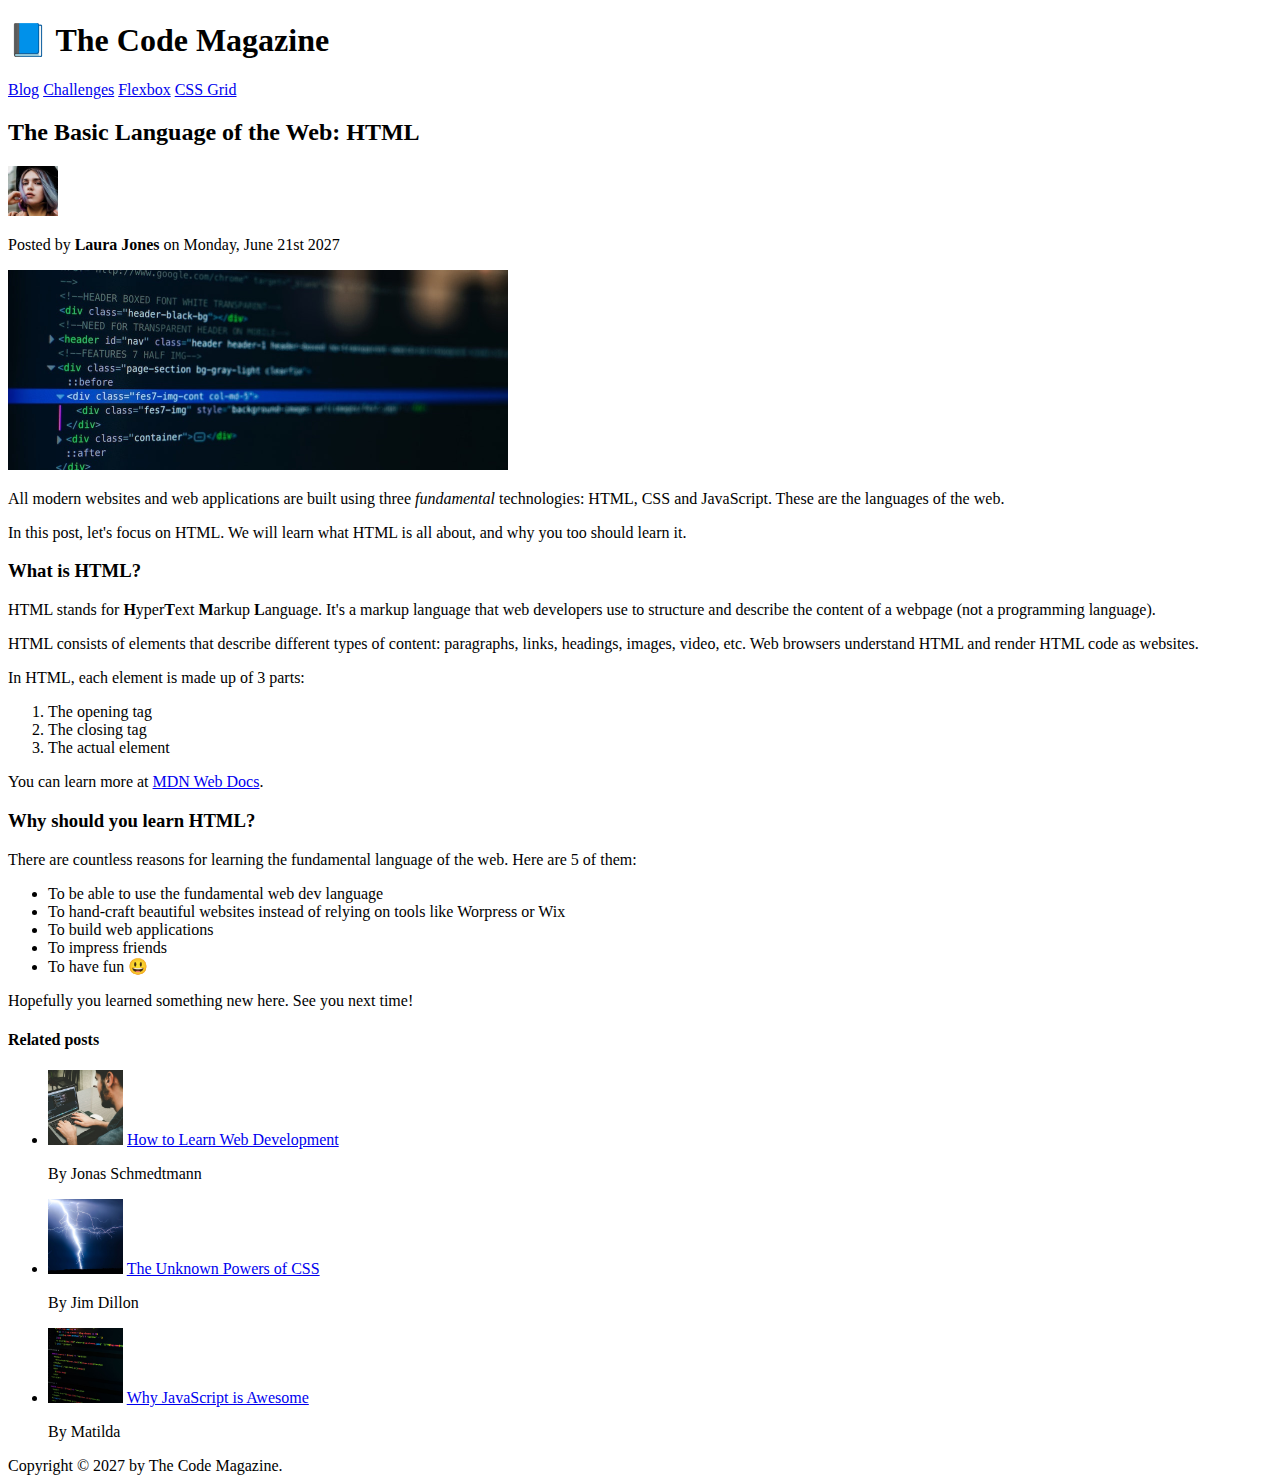
<file: final/02-HTML-Fundamentals/index.html>
<!DOCTYPE html>
<html lang="en">
  <head>
    <meta charset="UTF-8" />
    <title>The Basic Language of the Web: HTML</title>
  </head>

  <body>
    <!--
    <h1>The Basic Language of the Web: HTML</h1>
    <h2>The Basic Language of the Web: HTML</h2>
    <h3>The Basic Language of the Web: HTML</h3>
    <h4>The Basic Language of the Web: HTML</h4>
    <h5>The Basic Language of the Web: HTML</h5>
    <h6>The Basic Language of the Web: HTML</h6>
    -->

    <header>
      <h1>📘 The Code Magazine</h1>

      <nav>
        <a href="blog.html">Blog</a>
        <a href="#">Challenges</a>
        <a href="#">Flexbox</a>
        <a href="#">CSS Grid</a>
      </nav>
    </header>

    <article>
      <header>
        <h2>The Basic Language of the Web: HTML</h2>

        <img
          src="img/laura-jones.jpg"
          alt="Headshot of Laura Jones"
          height="50"
          width="50"
        />

        <p>Posted by <strong>Laura Jones</strong> on Monday, June 21st 2027</p>

        <img
          src="img/post-img.jpg"
          alt="HTML code on a screen"
          width="500"
          height="200"
        />
      </header>

      <p>
        All modern websites and web applications are built using three
        <em>fundamental</em>
        technologies: HTML, CSS and JavaScript. These are the languages of the
        web.
      </p>

      <p>
        In this post, let's focus on HTML. We will learn what HTML is all about,
        and why you too should learn it.
      </p>

      <h3>What is HTML?</h3>
      <p>
        HTML stands for <strong>H</strong>yper<strong>T</strong>ext
        <strong>M</strong>arkup <strong>L</strong>anguage. It's a markup
        language that web developers use to structure and describe the content
        of a webpage (not a programming language).
      </p>
      <p>
        HTML consists of elements that describe different types of content:
        paragraphs, links, headings, images, video, etc. Web browsers understand
        HTML and render HTML code as websites.
      </p>
      <p>In HTML, each element is made up of 3 parts:</p>

      <ol>
        <li>The opening tag</li>
        <li>The closing tag</li>
        <li>The actual element</li>
      </ol>

      <p>
        You can learn more at
        <a
          href="https://developer.mozilla.org/en-US/docs/Web/HTML"
          target="_blank"
          >MDN Web Docs</a
        >.
      </p>

      <h3>Why should you learn HTML?</h3>

      <p>
        There are countless reasons for learning the fundamental language of the
        web. Here are 5 of them:
      </p>

      <ul>
        <li>To be able to use the fundamental web dev language</li>
        <li>
          To hand-craft beautiful websites instead of relying on tools like
          Worpress or Wix
        </li>
        <li>To build web applications</li>
        <li>To impress friends</li>
        <li>To have fun 😃</li>
      </ul>

      <p>Hopefully you learned something new here. See you next time!</p>
    </article>

    <aside>
      <h4>Related posts</h4>

      <ul>
        <li>
          <img
            src="img/related-1.jpg"
            alt="Person programming"
            width="75"
            width="75"
          />
          <a href="#">How to Learn Web Development</a>
          <p>By Jonas Schmedtmann</p>
        </li>
        <li>
          <img src="img/related-2.jpg" alt="Lightning" width="75" heigth="75" />
          <a href="#">The Unknown Powers of CSS</a>
          <p>By Jim Dillon</p>
        </li>
        <li>
          <img
            src="img/related-3.jpg"
            alt="JavaScript code on a screen"
            width="75"
            height="75"
          />
          <a href="#">Why JavaScript is Awesome</a>
          <p>By Matilda</p>
        </li>
      </ul>
    </aside>

    <footer>Copyright &copy; 2027 by The Code Magazine.</footer>
  </body>
</html>
</file>
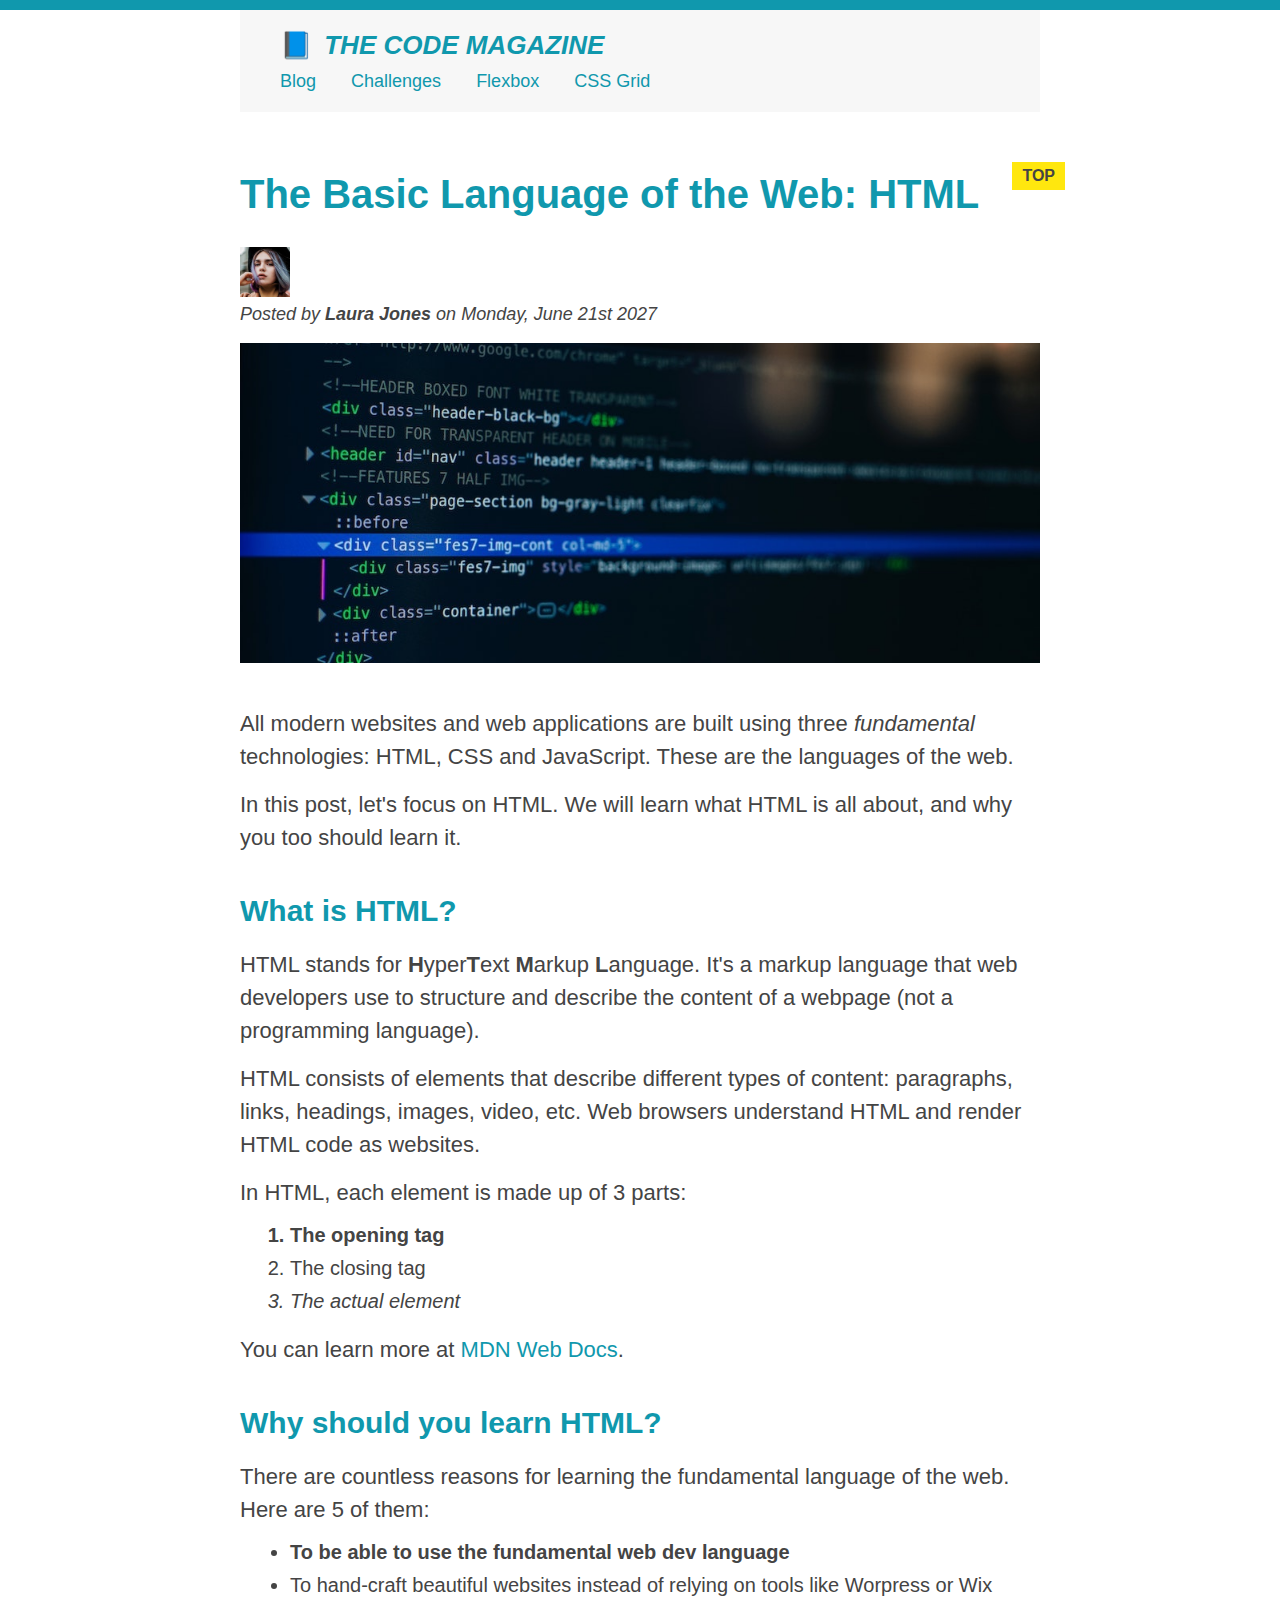
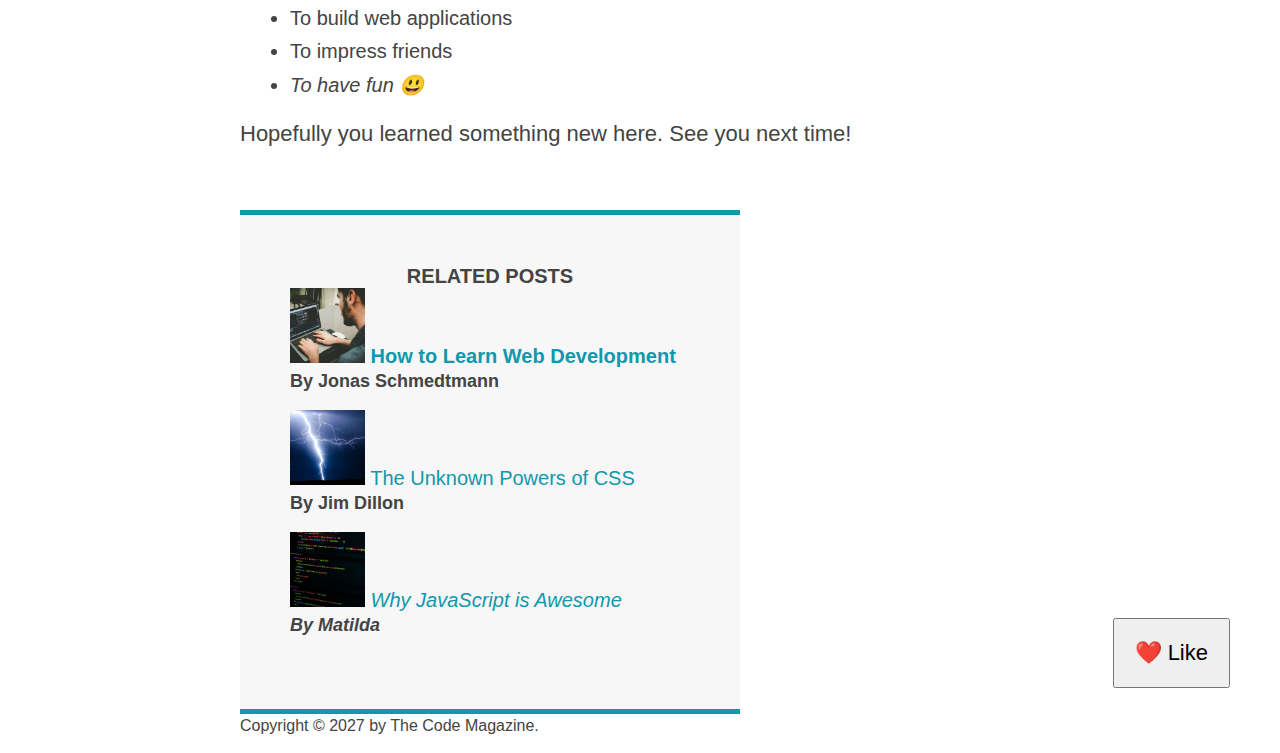
<file: final/03-CSS-Fundamentals/index.html>
<!DOCTYPE html>
<html lang="en">
  <head>
    <meta charset="UTF-8" />
    <link href="style.css" rel="stylesheet" />

    <title>The Basic Language of the Web: HTML</title>
  </head>

  <body>
    <!--
    <h1>The Basic Language of the Web: HTML</h1>
    <h2>The Basic Language of the Web: HTML</h2>
    <h3>The Basic Language of the Web: HTML</h3>
    <h4>The Basic Language of the Web: HTML</h4>
    <h5>The Basic Language of the Web: HTML</h5>
    <h6>The Basic Language of the Web: HTML</h6>
    -->

    <div class="container">
      <header class="main-header">
        <h1>📘 The Code Magazine</h1>

        <nav>
          <!-- <strong>This is the navigation</strong> -->
          <a href="blog.html">Blog</a>
          <a href="#">Challenges</a>
          <a href="#">Flexbox</a>
          <a href="#">CSS Grid</a>
        </nav>
      </header>

      <article>
        <header class="post-header">
          <h2>The Basic Language of the Web: HTML</h2>

          <img
            src="img/laura-jones.jpg"
            alt="Headshot of Laura Jones"
            height="50"
            width="50"
          />

          <p id="author">
            Posted by <strong>Laura Jones</strong> on Monday, June 21st 2027
          </p>

          <img
            src="img/post-img.jpg"
            alt="HTML code on a screen"
            width="500"
            height="200"
            class="post-img"
          />
          <button>❤️ Like</button>
        </header>

        <p>
          All modern websites and web applications are built using three
          <em>fundamental</em>
          technologies: HTML, CSS and JavaScript. These are the languages of the
          web.
        </p>

        <p>
          In this post, let's focus on HTML. We will learn what HTML is all
          about, and why you too should learn it.
        </p>

        <h3>What is HTML?</h3>
        <p>
          HTML stands for <strong>H</strong>yper<strong>T</strong>ext
          <strong>M</strong>arkup <strong>L</strong>anguage. It's a markup
          language that web developers use to structure and describe the content
          of a webpage (not a programming language).
        </p>
        <p>
          HTML consists of elements that describe different types of content:
          paragraphs, links, headings, images, video, etc. Web browsers
          understand HTML and render HTML code as websites.
        </p>
        <p>In HTML, each element is made up of 3 parts:</p>

        <ol>
          <li class="first-li">The opening tag</li>
          <li>The closing tag</li>
          <li>The actual element</li>
        </ol>

        <p>
          You can learn more at
          <a
            href="https://developer.mozilla.org/en-US/docs/Web/HTML"
            target="_blank"
            >MDN Web Docs</a
          >.
        </p>

        <h3>Why should you learn HTML?</h3>

        <p>
          There are countless reasons for learning the fundamental language of
          the web. Here are 5 of them:
        </p>

        <ul>
          <li class="first-li">
            To be able to use the fundamental web dev language
          </li>
          <li>
            To hand-craft beautiful websites instead of relying on tools like
            Worpress or Wix
          </li>
          <li>To build web applications</li>
          <li>To impress friends</li>
          <li>To have fun 😃</li>
        </ul>

        <p>Hopefully you learned something new here. See you next time!</p>
      </article>

      <aside>
        <h4>Related posts</h4>

        <ul class="related">
          <li>
            <img
              src="img/related-1.jpg"
              alt="Person programming"
              width="75"
              height="75"
            />
            <a href="#">How to Learn Web Development</a>
            <p class="related-author">By Jonas Schmedtmann</p>
          </li>
          <li>
            <img
              src="img/related-2.jpg"
              alt="Lightning"
              width="75"
              height="75"
            />
            <a href="#">The Unknown Powers of CSS</a>
            <p class="related-author">By Jim Dillon</p>
          </li>
          <li>
            <img
              src="img/related-3.jpg"
              alt="JavaScript code on a screen"
              width="75"
              height="75"
            />
            <a href="#">Why JavaScript is Awesome</a>
            <p class="related-author">By Matilda</p>
          </li>
        </ul>
      </aside>

      <footer>
        <p id="copyright" class="copyright text">
          Copyright &copy; 2027 by The Code Magazine.
        </p>
      </footer>
    </div>
  </body>
</html>
</file>
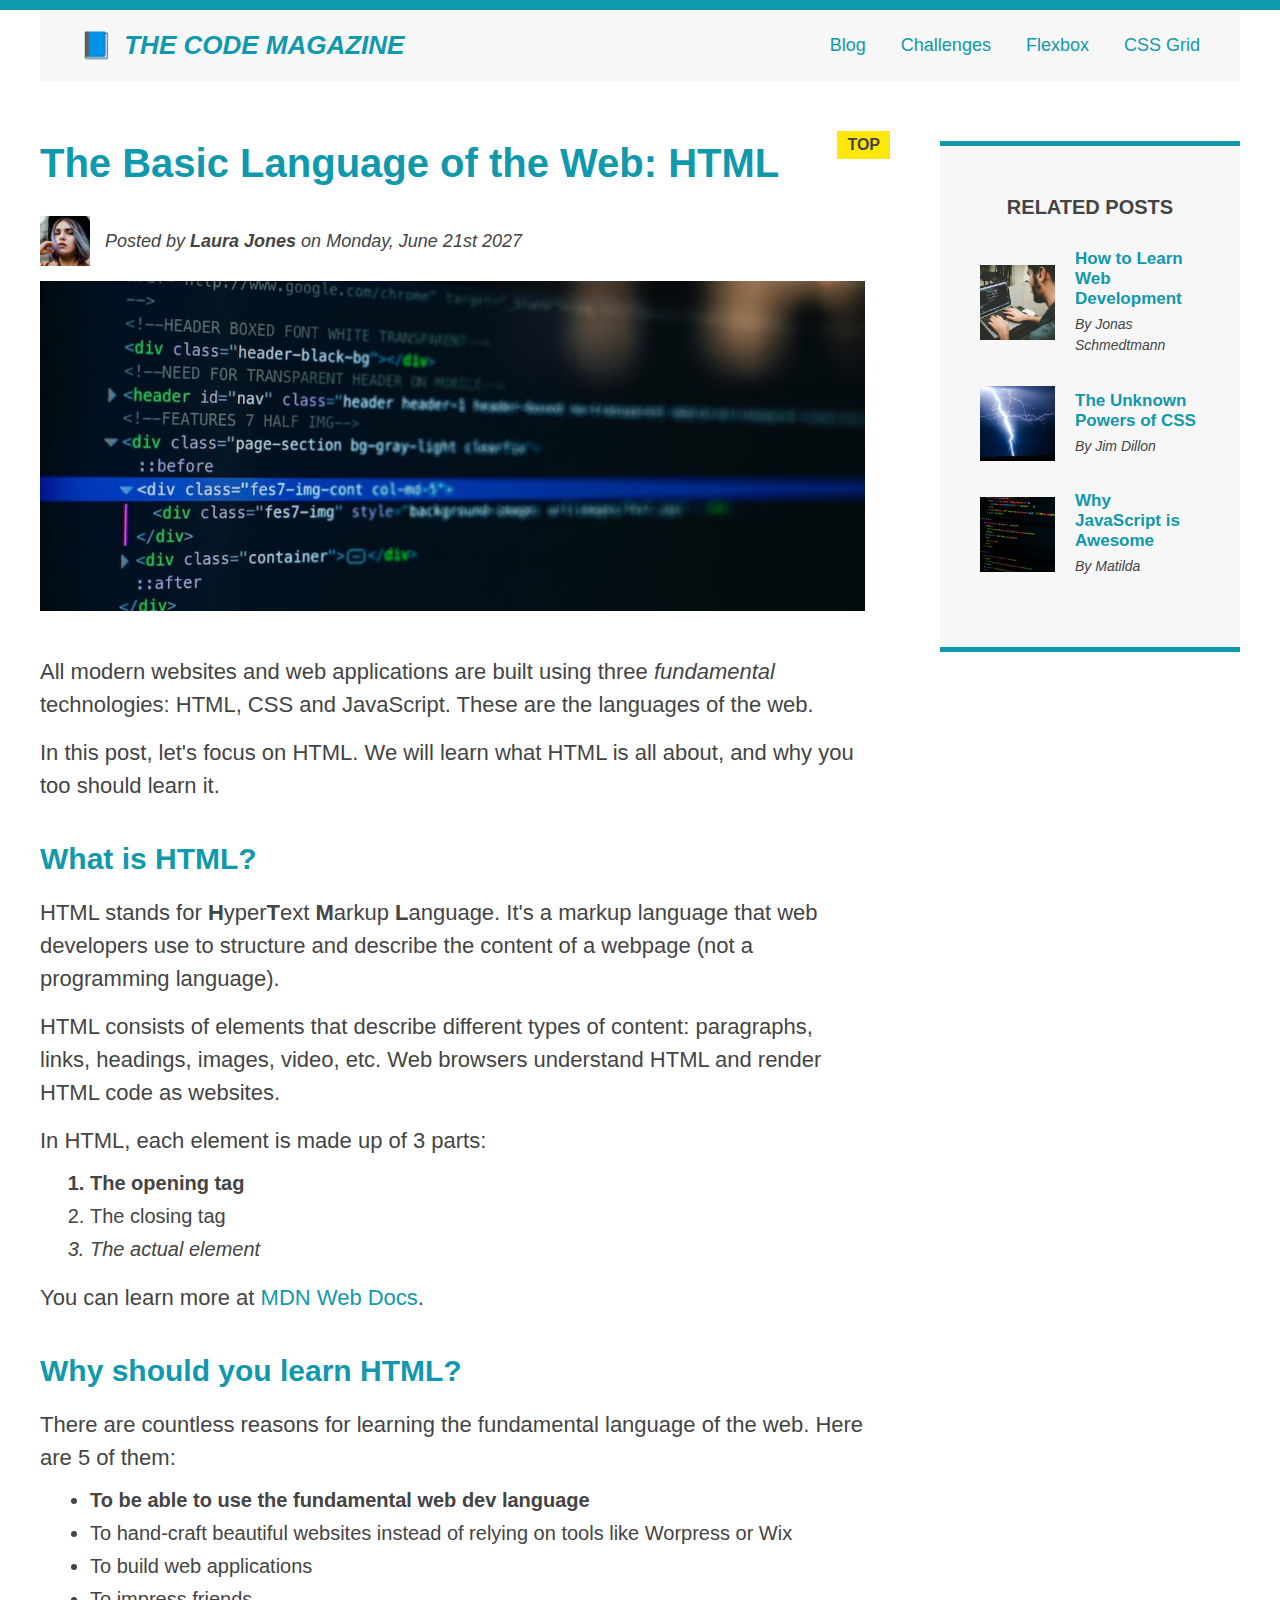
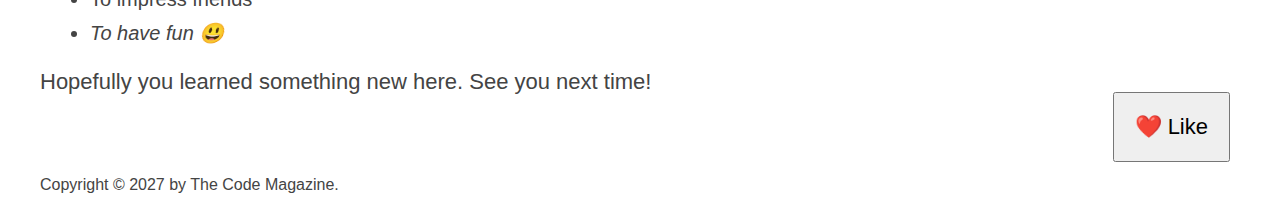
<file: final/04-CSS-Layouts/index.html>
<!DOCTYPE html>
<html lang="en">
  <head>
    <meta charset="UTF-8" />
    <link href="style.css" rel="stylesheet" />

    <title>The Basic Language of the Web: HTML</title>
  </head>

  <body>
    <!--
    <h1>The Basic Language of the Web: HTML</h1>
    <h2>The Basic Language of the Web: HTML</h2>
    <h3>The Basic Language of the Web: HTML</h3>
    <h4>The Basic Language of the Web: HTML</h4>
    <h5>The Basic Language of the Web: HTML</h5>
    <h6>The Basic Language of the Web: HTML</h6>
    -->

    <div class="container">
      <header class="main-header clearfix">
        <h1>📘 The Code Magazine</h1>

        <nav>
          <!-- <strong>This is the navigation</strong> -->
          <a href="blog.html">Blog</a>
          <a href="#">Challenges</a>
          <a href="flexbox.html">Flexbox</a>
          <a href="css-grid.html">CSS Grid</a>
        </nav>

        <!-- <div class="clear"></div> -->
      </header>

      <!-- ONLY NECESSARY FOR FLEXBOX -->
      <!-- <div class="row"> -->
      <article>
        <header class="post-header">
          <h2>The Basic Language of the Web: HTML</h2>

          <div class="author-box">
            <img
              src="img/laura-jones.jpg"
              alt="Headshot of Laura Jones"
              height="50"
              width="50"
              class="author-img"
            />

            <p id="author" class="author">
              Posted by <strong>Laura Jones</strong> on Monday, June 21st 2027
            </p>
          </div>

          <img
            src="img/post-img.jpg"
            alt="HTML code on a screen"
            width="500"
            height="200"
            class="post-img"
          />
          <button>❤️ Like</button>
        </header>

        <p>
          All modern websites and web applications are built using three
          <em>fundamental</em>
          technologies: HTML, CSS and JavaScript. These are the languages of the
          web.
        </p>

        <p>
          In this post, let's focus on HTML. We will learn what HTML is all
          about, and why you too should learn it.
        </p>

        <h3>What is HTML?</h3>
        <p>
          HTML stands for <strong>H</strong>yper<strong>T</strong>ext
          <strong>M</strong>arkup <strong>L</strong>anguage. It's a markup
          language that web developers use to structure and describe the content
          of a webpage (not a programming language).
        </p>
        <p>
          HTML consists of elements that describe different types of content:
          paragraphs, links, headings, images, video, etc. Web browsers
          understand HTML and render HTML code as websites.
        </p>
        <p>In HTML, each element is made up of 3 parts:</p>

        <ol>
          <li class="first-li">The opening tag</li>
          <li>The closing tag</li>
          <li>The actual element</li>
        </ol>

        <p>
          You can learn more at
          <a
            href="https://developer.mozilla.org/en-US/docs/Web/HTML"
            target="_blank"
            >MDN Web Docs</a
          >.
        </p>

        <h3>Why should you learn HTML?</h3>

        <p>
          There are countless reasons for learning the fundamental language of
          the web. Here are 5 of them:
        </p>

        <ul>
          <li class="first-li">
            To be able to use the fundamental web dev language
          </li>
          <li>
            To hand-craft beautiful websites instead of relying on tools like
            Worpress or Wix
          </li>
          <li>To build web applications</li>
          <li>To impress friends</li>
          <li>To have fun 😃</li>
        </ul>

        <p>Hopefully you learned something new here. See you next time!</p>
      </article>

      <aside>
        <h4>Related posts</h4>

        <ul class="related">
          <li class="related-post">
            <img
              src="img/related-1.jpg"
              alt="Person programming"
              width="75"
              height="75"
            />
            <div>
              <a href="#" class="related-link">How to Learn Web Development</a>
              <p class="related-author">By Jonas Schmedtmann</p>
            </div>
          </li>
          <li class="related-post">
            <img
              src="img/related-2.jpg"
              alt="Lightning"
              width="75"
              height="75"
            />
            <div>
              <a href="#" class="related-link">The Unknown Powers of CSS</a>
              <p class="related-author">By Jim Dillon</p>
            </div>
          </li>
          <li class="related-post">
            <img
              src="img/related-3.jpg"
              alt="JavaScript code on a screen"
              width="75"
              height="75"
            />
            <div>
              <a href="#" class="related-link">Why JavaScript is Awesome</a>
              <p class="related-author">By Matilda</p>
            </div>
          </li>
        </ul>
      </aside>
      <!-- </div> -->

      <footer>
        <p id="copyright" class="copyright text">
          Copyright &copy; 2027 by The Code Magazine.
        </p>
      </footer>
    </div>
  </body>
</html>
</file>
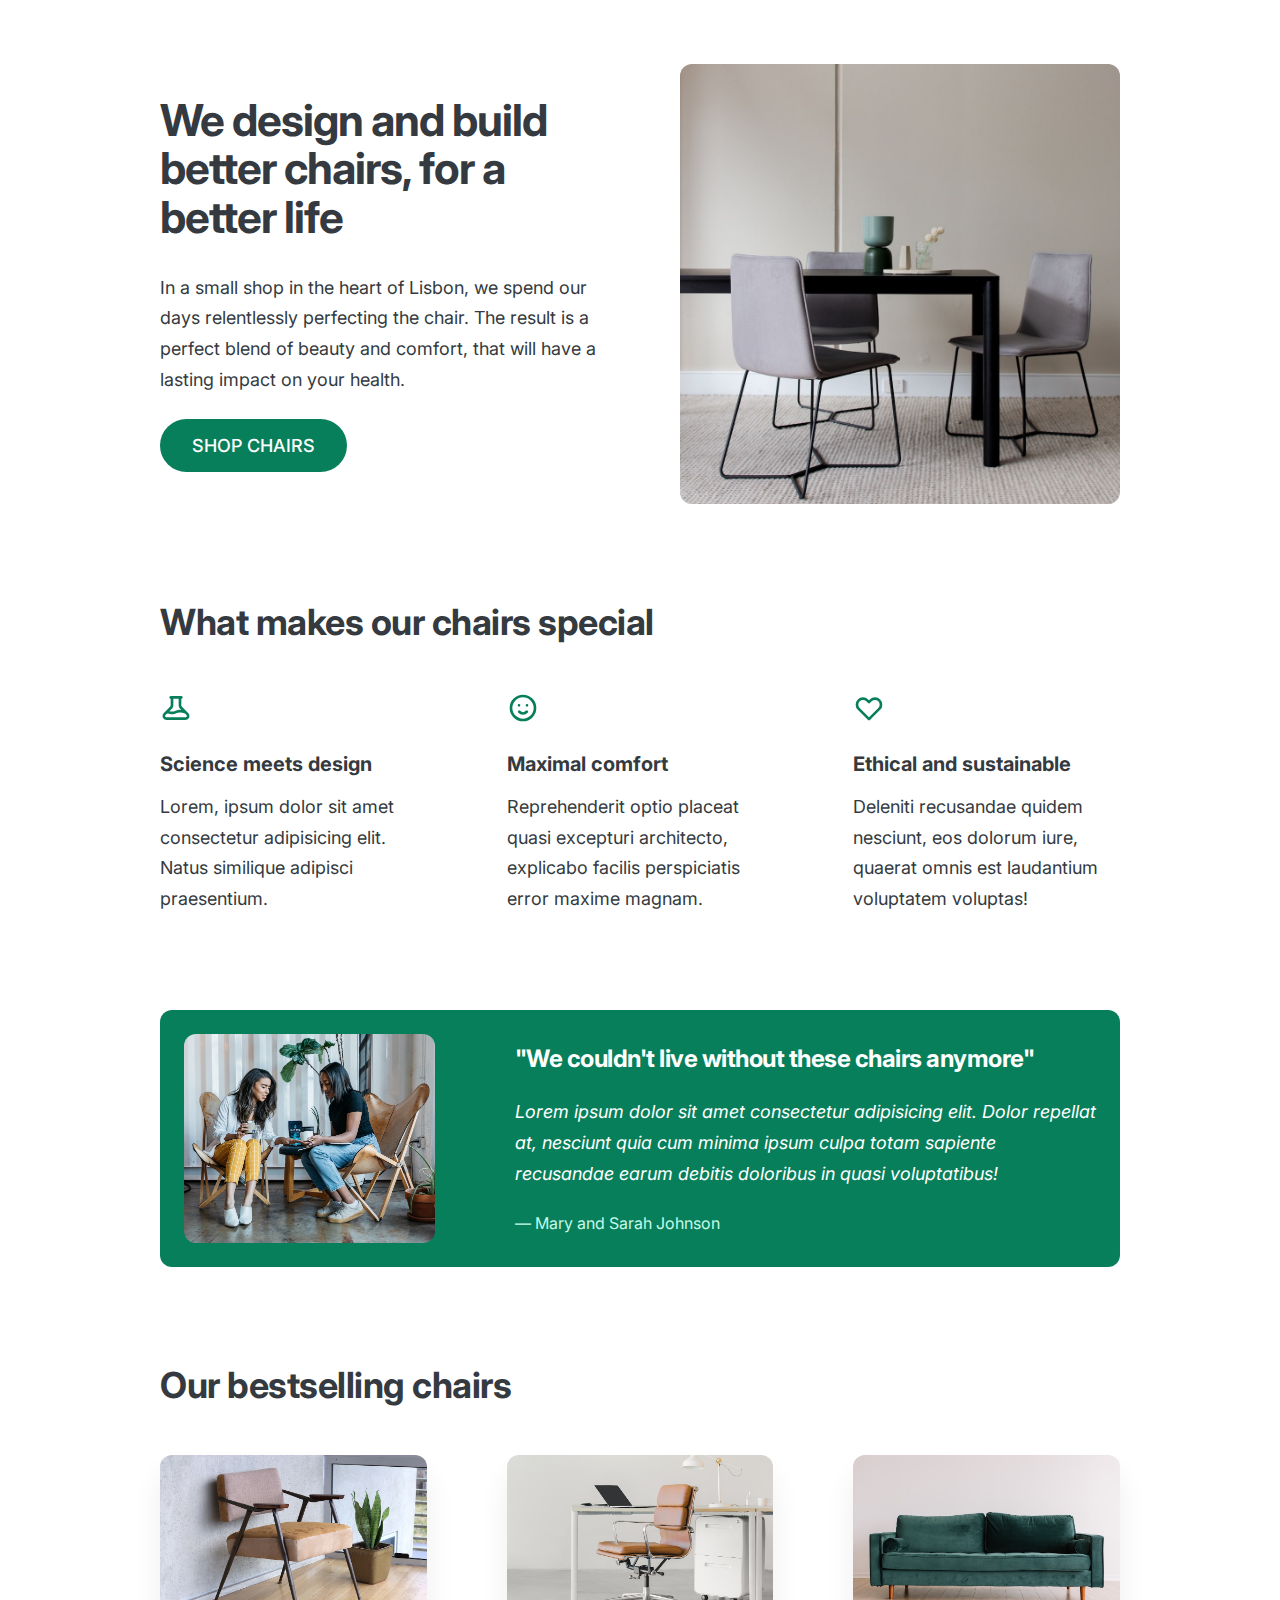
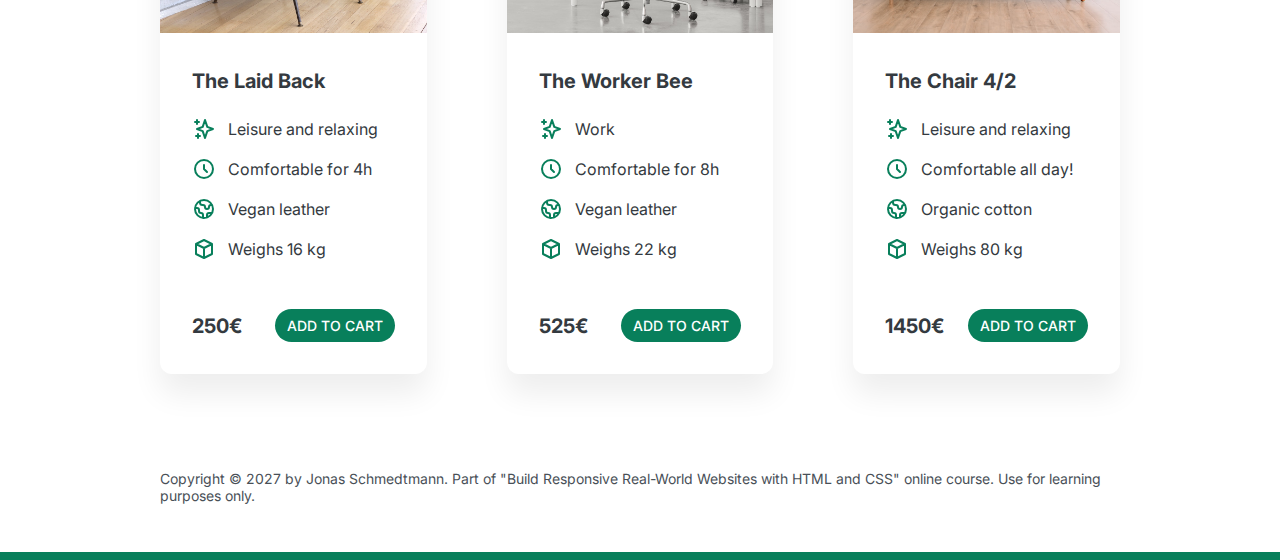
<file: final/05-Design/index.html>
<!DOCTYPE html>
<html lang="en">
  <head>
    <meta charset="UTF-8" />
    <meta http-equiv="X-UA-Compatible" content="IE=edge" />
    <meta name="viewport" content="width=device-width, initial-scale=1.0" />

    <link rel="preconnect" href="https://fonts.gstatic.com" />
    <link
      href="https://fonts.googleapis.com/css2?family=Inter:wght@400;500;700&display=swap"
      rel="stylesheet"
    />

    <link rel="stylesheet" href="style.css" />
    <title>Lisbon Chair Shop</title>
  </head>
  <body>
    <div class="container">
      <header>
        <div class="header-text-box">
          <h1>We design and build better chairs, for a better life</h1>
          <p class="header-text">
            In a small shop in the heart of Lisbon, we spend our days
            relentlessly perfecting the chair. The result is a perfect blend of
            beauty and comfort, that will have a lasting impact on your health.
          </p>
          <a class="btn btn--big" href="#">Shop chairs</a>
        </div>
        <img src="hero.jpg" alt="Photo" />
      </header>

      <section>
        <h2>What makes our chairs special</h2>
        <div class="grid-3-cols">
          <div>
            <svg
              xmlns="http://www.w3.org/2000/svg"
              class="features-icon"
              fill="none"
              viewBox="0 0 24 24"
              stroke="currentColor"
            >
              <path
                stroke-linecap="round"
                stroke-linejoin="round"
                stroke-width="2"
                d="M19.428 15.428a2 2 0 00-1.022-.547l-2.387-.477a6 6 0 00-3.86.517l-.318.158a6 6 0 01-3.86.517L6.05 15.21a2 2 0 00-1.806.547M8 4h8l-1 1v5.172a2 2 0 00.586 1.414l5 5c1.26 1.26.367 3.414-1.415 3.414H4.828c-1.782 0-2.674-2.154-1.414-3.414l5-5A2 2 0 009 10.172V5L8 4z"
              />
            </svg>
            <p class="features-title"><strong>Science meets design</strong></p>
            <p class="features-text">
              Lorem, ipsum dolor sit amet consectetur adipisicing elit. Natus
              similique adipisci praesentium.
            </p>
          </div>

          <div>
            <svg
              xmlns="http://www.w3.org/2000/svg"
              class="features-icon"
              fill="none"
              viewBox="0 0 24 24"
              stroke="currentColor"
            >
              <path
                stroke-linecap="round"
                stroke-linejoin="round"
                stroke-width="2"
                d="M14.828 14.828a4 4 0 01-5.656 0M9 10h.01M15 10h.01M21 12a9 9 0 11-18 0 9 9 0 0118 0z"
              />
            </svg>
            <p class="features-title">
              <strong>Maximal comfort</strong>
            </p>
            <p class="features-text">
              Reprehenderit optio placeat quasi excepturi architecto, explicabo
              facilis perspiciatis error maxime magnam.
            </p>
          </div>

          <div>
            <svg
              xmlns="http://www.w3.org/2000/svg"
              class="features-icon"
              fill="none"
              viewBox="0 0 24 24"
              stroke="currentColor"
            >
              <path
                stroke-linecap="round"
                stroke-linejoin="round"
                stroke-width="2"
                d="M4.318 6.318a4.5 4.5 0 000 6.364L12 20.364l7.682-7.682a4.5 4.5 0 00-6.364-6.364L12 7.636l-1.318-1.318a4.5 4.5 0 00-6.364 0z"
              />
            </svg>
            <p class="features-title">
              <strong>Ethical and sustainable</strong>
            </p>
            <p class="features-text">
              Deleniti recusandae quidem nesciunt, eos dolorum iure, quaerat
              omnis est laudantium voluptatem voluptas!
            </p>
          </div>
        </div>
      </section>

      <section class="testimonial-section">
        <div class="grid-3-cols">
          <img src="customers.jpg" alt="People sitting on chairs" />
          <div class="testimonial-box">
            <h2>"We couldn't live without these chairs anymore"</h2>
            <blockquote class="testimonial-text">
              Lorem ipsum dolor sit amet consectetur adipisicing elit. Dolor
              repellat at, nesciunt quia cum minima ipsum culpa totam sapiente
              recusandae earum debitis doloribus in quasi voluptatibus!
            </blockquote>
            <p class="testimonial-author">&mdash; Mary and Sarah Johnson</p>
          </div>
        </div>
      </section>

      <section>
        <h2>Our bestselling chairs</h2>
        <div class="grid-3-cols">
          <figure class="chair">
            <img src="chair-1.jpg" alt="Chair" />
            <div class="chair-box">
              <h3>The Laid Back</h3>
              <ul class="chair-details">
                <li>
                  <svg
                    xmlns="http://www.w3.org/2000/svg"
                    class="chair-icon"
                    fill="none"
                    viewBox="0 0 24 24"
                    stroke="currentColor"
                  >
                    <path
                      stroke-linecap="round"
                      stroke-linejoin="round"
                      stroke-width="2"
                      d="M5 3v4M3 5h4M6 17v4m-2-2h4m5-16l2.286 6.857L21 12l-5.714 2.143L13 21l-2.286-6.857L5 12l5.714-2.143L13 3z"
                    />
                  </svg>
                  <!-- Span is a generic INLINE text element, it doesn't have any meaning. It's like a div element, but inline -->
                  <span>Leisure and relaxing</span>
                </li>
                <li>
                  <svg
                    xmlns="http://www.w3.org/2000/svg"
                    class="chair-icon"
                    fill="none"
                    viewBox="0 0 24 24"
                    stroke="currentColor"
                  >
                    <path
                      stroke-linecap="round"
                      stroke-linejoin="round"
                      stroke-width="2"
                      d="M12 8v4l3 3m6-3a9 9 0 11-18 0 9 9 0 0118 0z"
                    />
                  </svg>
                  <span>Comfortable for 4h</span>
                </li>
                <li>
                  <svg
                    xmlns="http://www.w3.org/2000/svg"
                    class="chair-icon"
                    fill="none"
                    viewBox="0 0 24 24"
                    stroke="currentColor"
                  >
                    <path
                      stroke-linecap="round"
                      stroke-linejoin="round"
                      stroke-width="2"
                      d="M3.055 11H5a2 2 0 012 2v1a2 2 0 002 2 2 2 0 012 2v2.945M8 3.935V5.5A2.5 2.5 0 0010.5 8h.5a2 2 0 012 2 2 2 0 104 0 2 2 0 012-2h1.064M15 20.488V18a2 2 0 012-2h3.064M21 12a9 9 0 11-18 0 9 9 0 0118 0z"
                    />
                  </svg>
                  <span>Vegan leather</span>
                </li>
                <li>
                  <svg
                    xmlns="http://www.w3.org/2000/svg"
                    class="chair-icon"
                    fill="none"
                    viewBox="0 0 24 24"
                    stroke="currentColor"
                  >
                    <path
                      stroke-linecap="round"
                      stroke-linejoin="round"
                      stroke-width="2"
                      d="M20 7l-8-4-8 4m16 0l-8 4m8-4v10l-8 4m0-10L4 7m8 4v10M4 7v10l8 4"
                    />
                  </svg>
                  <span>Weighs 16 kg</span>
                </li>
              </ul>
              <div class="chair-price">
                <strong>250€</strong>
                <a href="#" class="btn btn--small">Add to cart</a>
              </div>
            </div>
          </figure>

          <figure class="chair">
            <img src="chair-2.jpg" alt="Chair" />
            <div class="chair-box">
              <h3>The Worker Bee</h3>
              <ul class="chair-details">
                <li>
                  <svg
                    xmlns="http://www.w3.org/2000/svg"
                    class="chair-icon"
                    fill="none"
                    viewBox="0 0 24 24"
                    stroke="currentColor"
                  >
                    <path
                      stroke-linecap="round"
                      stroke-linejoin="round"
                      stroke-width="2"
                      d="M5 3v4M3 5h4M6 17v4m-2-2h4m5-16l2.286 6.857L21 12l-5.714 2.143L13 21l-2.286-6.857L5 12l5.714-2.143L13 3z"
                    />
                  </svg>
                  <span>Work</span>
                </li>
                <li>
                  <svg
                    xmlns="http://www.w3.org/2000/svg"
                    class="chair-icon"
                    fill="none"
                    viewBox="0 0 24 24"
                    stroke="currentColor"
                  >
                    <path
                      stroke-linecap="round"
                      stroke-linejoin="round"
                      stroke-width="2"
                      d="M12 8v4l3 3m6-3a9 9 0 11-18 0 9 9 0 0118 0z"
                    />
                  </svg>
                  <span>Comfortable for 8h</span>
                </li>
                <li>
                  <svg
                    xmlns="http://www.w3.org/2000/svg"
                    class="chair-icon"
                    fill="none"
                    viewBox="0 0 24 24"
                    stroke="currentColor"
                  >
                    <path
                      stroke-linecap="round"
                      stroke-linejoin="round"
                      stroke-width="2"
                      d="M3.055 11H5a2 2 0 012 2v1a2 2 0 002 2 2 2 0 012 2v2.945M8 3.935V5.5A2.5 2.5 0 0010.5 8h.5a2 2 0 012 2 2 2 0 104 0 2 2 0 012-2h1.064M15 20.488V18a2 2 0 012-2h3.064M21 12a9 9 0 11-18 0 9 9 0 0118 0z"
                    />
                  </svg>
                  <span>Vegan leather</span>
                </li>
                <li>
                  <svg
                    xmlns="http://www.w3.org/2000/svg"
                    class="chair-icon"
                    fill="none"
                    viewBox="0 0 24 24"
                    stroke="currentColor"
                  >
                    <path
                      stroke-linecap="round"
                      stroke-linejoin="round"
                      stroke-width="2"
                      d="M20 7l-8-4-8 4m16 0l-8 4m8-4v10l-8 4m0-10L4 7m8 4v10M4 7v10l8 4"
                    />
                  </svg>
                  <span>Weighs 22 kg</span>
                </li>
              </ul>
              <div class="chair-price">
                <strong>525€</strong>
                <a href="#" class="btn btn--small">Add to cart</a>
              </div>
            </div>
          </figure>

          <figure class="chair">
            <img src="chair-3.jpg" alt="Chair" />
            <div class="chair-box">
              <h3>The Chair 4/2</h3>
              <ul class="chair-details">
                <li>
                  <svg
                    xmlns="http://www.w3.org/2000/svg"
                    class="chair-icon"
                    fill="none"
                    viewBox="0 0 24 24"
                    stroke="currentColor"
                  >
                    <path
                      stroke-linecap="round"
                      stroke-linejoin="round"
                      stroke-width="2"
                      d="M5 3v4M3 5h4M6 17v4m-2-2h4m5-16l2.286 6.857L21 12l-5.714 2.143L13 21l-2.286-6.857L5 12l5.714-2.143L13 3z"
                    />
                  </svg>
                  <span>Leisure and relaxing</span>
                </li>
                <li>
                  <svg
                    xmlns="http://www.w3.org/2000/svg"
                    class="chair-icon"
                    fill="none"
                    viewBox="0 0 24 24"
                    stroke="currentColor"
                  >
                    <path
                      stroke-linecap="round"
                      stroke-linejoin="round"
                      stroke-width="2"
                      d="M12 8v4l3 3m6-3a9 9 0 11-18 0 9 9 0 0118 0z"
                    />
                  </svg>
                  <span>Comfortable all day!</span>
                </li>
                <li>
                  <svg
                    xmlns="http://www.w3.org/2000/svg"
                    class="chair-icon"
                    fill="none"
                    viewBox="0 0 24 24"
                    stroke="currentColor"
                  >
                    <path
                      stroke-linecap="round"
                      stroke-linejoin="round"
                      stroke-width="2"
                      d="M3.055 11H5a2 2 0 012 2v1a2 2 0 002 2 2 2 0 012 2v2.945M8 3.935V5.5A2.5 2.5 0 0010.5 8h.5a2 2 0 012 2 2 2 0 104 0 2 2 0 012-2h1.064M15 20.488V18a2 2 0 012-2h3.064M21 12a9 9 0 11-18 0 9 9 0 0118 0z"
                    />
                  </svg>
                  <span>Organic cotton</span>
                </li>
                <li>
                  <svg
                    xmlns="http://www.w3.org/2000/svg"
                    class="chair-icon"
                    fill="none"
                    viewBox="0 0 24 24"
                    stroke="currentColor"
                  >
                    <path
                      stroke-linecap="round"
                      stroke-linejoin="round"
                      stroke-width="2"
                      d="M20 7l-8-4-8 4m16 0l-8 4m8-4v10l-8 4m0-10L4 7m8 4v10M4 7v10l8 4"
                    />
                  </svg>
                  <span>Weighs 80 kg</span>
                </li>
              </ul>
              <div class="chair-price">
                <strong>1450€</strong>
                <a href="#" class="btn btn--small">Add to cart</a>
              </div>
            </div>
          </figure>
        </div>
      </section>

      <footer>
        Copyright &copy; 2027 by Jonas Schmedtmann. Part of "Build Responsive
        Real-World Websites with HTML and CSS" online course. Use for learning
        purposes only.
      </footer>
    </div>
  </body>
</html>
</file>
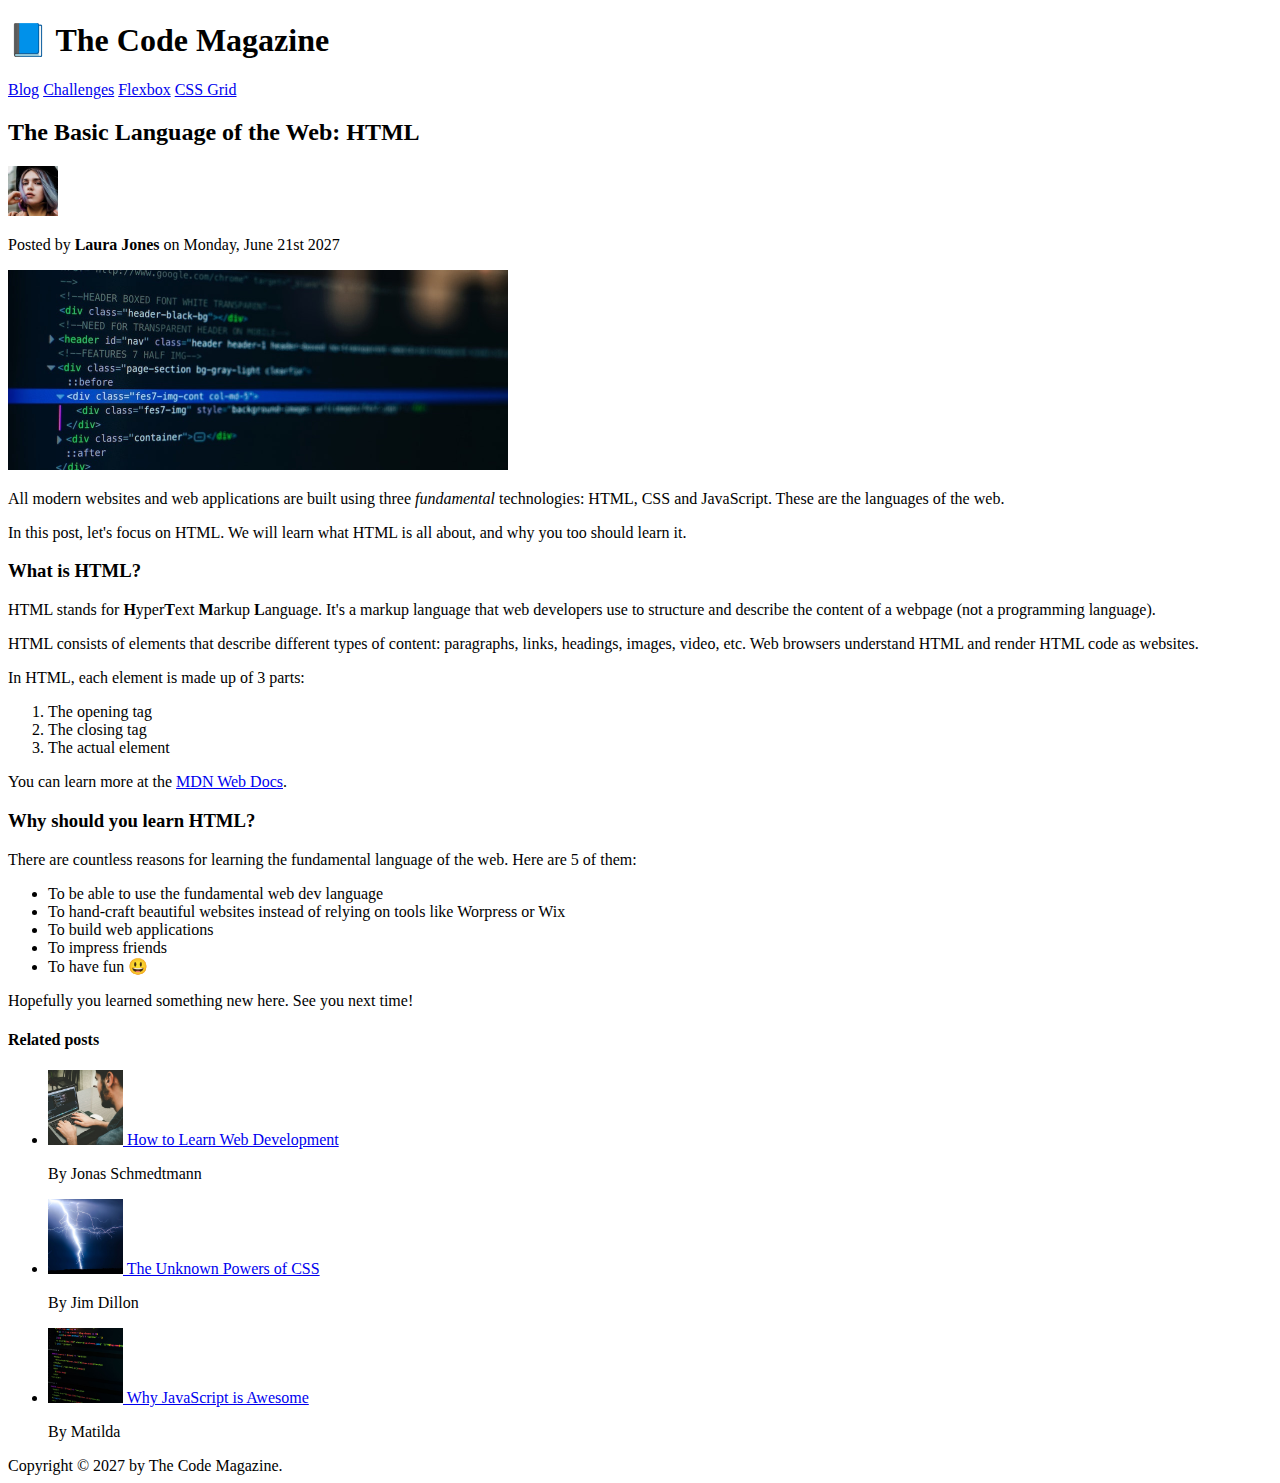
<file: starter/02-HTML-Fundamentals/index.html>
<!DOCTYPE html>
<html lang="en">
  <head>
    <meta charset="UTF-8" />
    <meta name="viewport" content="width=device-width, initial-scale=1.0" />
    <title>The Basic Language of the Web: HTML</title>
  </head>

  <body>
    <header>
      <h1>📘 The Code Magazine</h1>
      <nav>
        <a href="blog.html">Blog</a>
        <a href="#">Challenges</a>
        <a href="#">Flexbox</a>
        <a href="#">CSS Grid</a>
      </nav>
    </header>

    <article>
      <header>
        <h2>The Basic Language of the Web: HTML</h2>
        <img
          src="img/laura-jones.jpg"
          alt="HeadShot of Laura Jones"
          width="50"
          height="50"
        />

        <p>Posted by <strong>Laura Jones</strong> on Monday, June 21st 2027</p>
        <img src="img/post-img.jpg" alt="post-img" width="500" />
      </header>

      <p>
        All modern websites and web applications are built using three
        <em>fundamental</em>
        technologies: HTML, CSS and JavaScript. These are the languages of the
        web.
      </p>
      <p>
        In this post, let's focus on HTML. We will learn what HTML is all about,
        and why you too should learn it.
      </p>

      <h3>What is HTML?</h3>

      <p>
        HTML stands for <strong>H</strong>yper<strong>T</strong>ext
        <strong>M</strong>arkup <strong>L</strong>anguage. It's a markup
        language that web developers use to structure and describe the content
        of a webpage (not a programming language).
      </p>
      <p>
        HTML consists of elements that describe different types of content:
        paragraphs, links, headings, images, video, etc. Web browsers understand
        HTML and render HTML code as websites.
      </p>
      <p>In HTML, each element is made up of 3 parts:</p>

      <ol>
        <li>The opening tag</li>
        <li>The closing tag</li>
        <li>The actual element</li>
      </ol>
      <p>
        You can learn more at the
        <a
          href="https://developer.mozilla.org/en-US/docs/Web/HTML"
          target="_blank"
          >MDN Web Docs</a
        >.
      </p>

      <h3>Why should you learn HTML?</h3>
      <p>
        There are countless reasons for learning the fundamental language of the
        web. Here are 5 of them:
      </p>
      <ul>
        <li>To be able to use the fundamental web dev language</li>
        <li>
          To hand-craft beautiful websites instead of relying on tools like
          Worpress or Wix
        </li>
        <li>To build web applications</li>
        <li>To impress friends</li>
        <li>To have fun 😃</li>
      </ul>
      <p>Hopefully you learned something new here. See you next time!</p>
    </article>

    <aside>
      <h4>Related posts</h4>
      <ul>
        <li>
          <img
            src="img/related-1.jpg"
            alt="A person Programming"
            width="75"
            height="75"
          /><a href="#"> How to Learn Web Development</a>
          <p>By Jonas Schmedtmann</p>
        </li>
        <li>
          <img
            src="img/related-2.jpg"
            alt="Lightning"
            width="75"
            height="75"
          /><a href="#"> The Unknown Powers of CSS</a>
          <p>By Jim Dillon</p>
        </li>
        <li>
          <img
            src="img/related-3.jpg"
            alt="JavaScript code on a screen"
            width="75"
            height="75"
          /><a href="#"> Why JavaScript is Awesome</a>
          <p>By Matilda</p>
        </li>
      </ul>
    </aside>

    <footer>Copyright &copy; 2027 by The Code Magazine.</footer>
  </body>
</html>
</file>
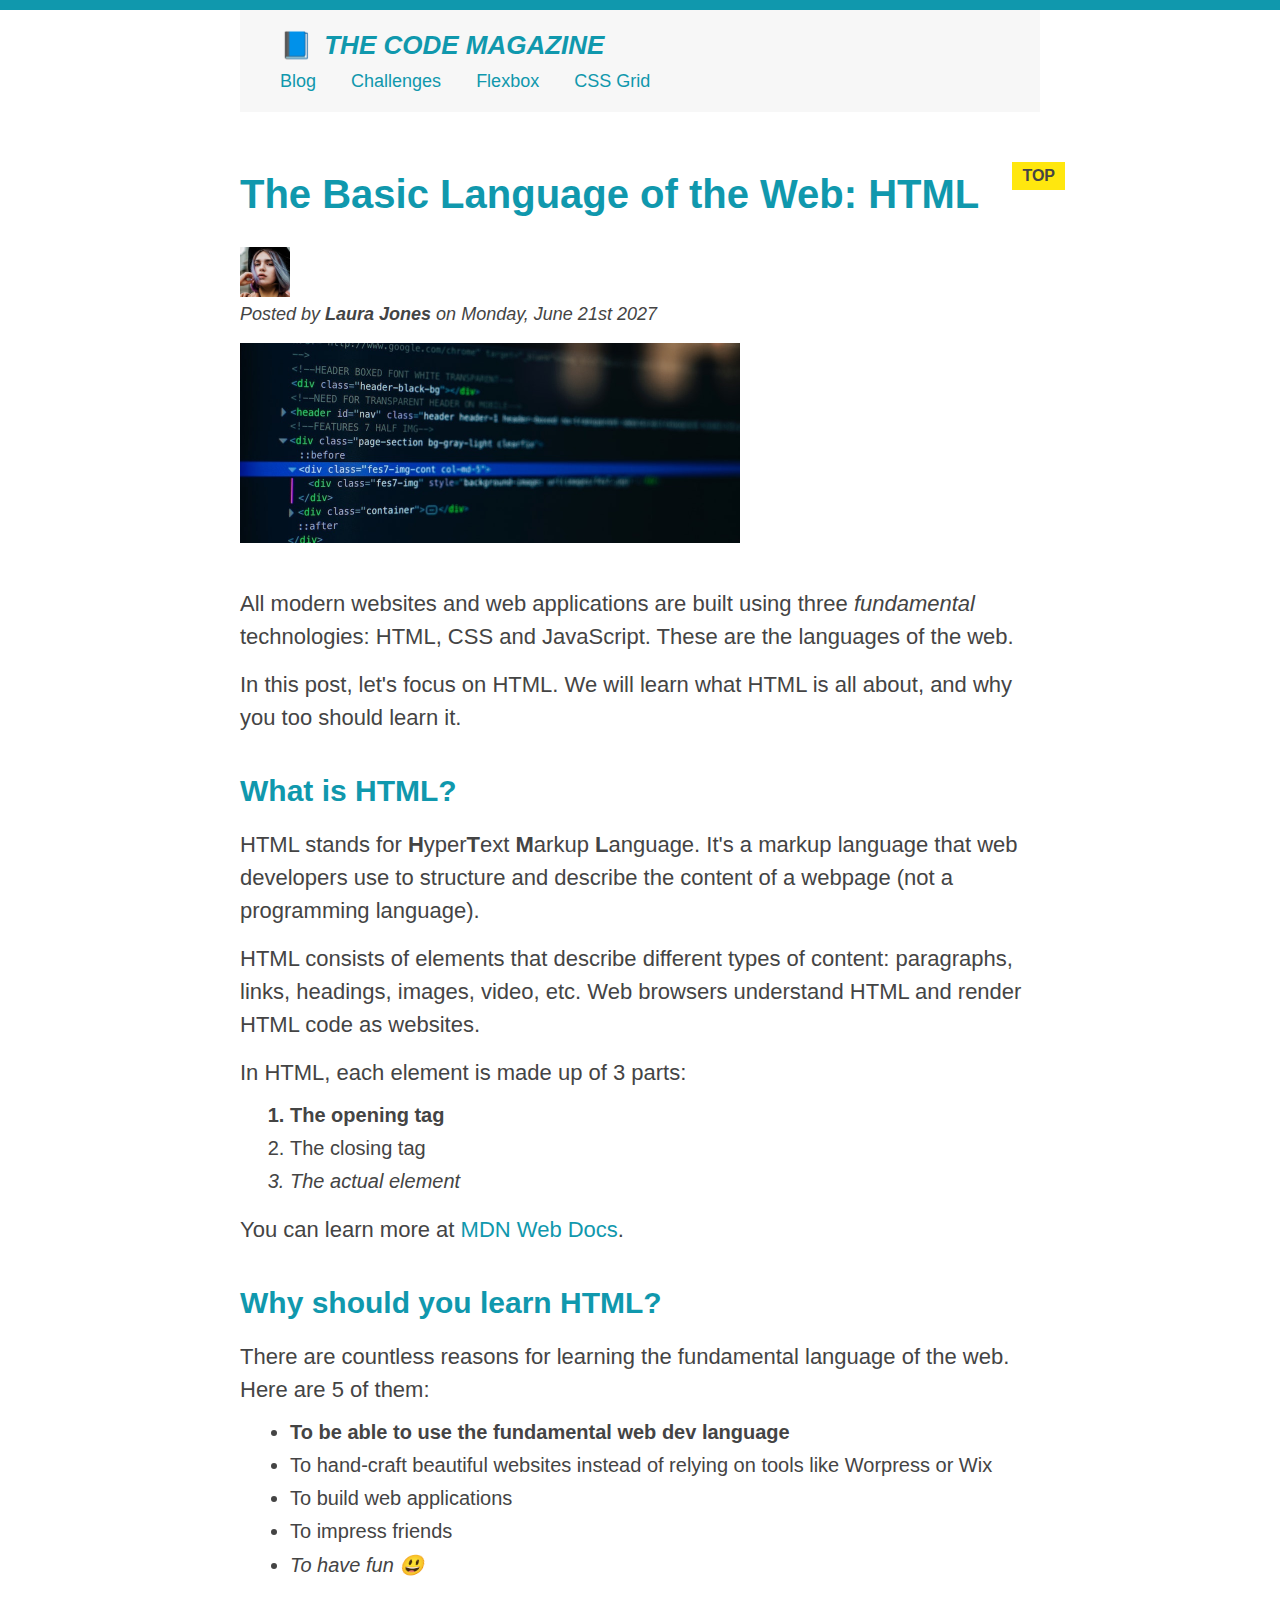
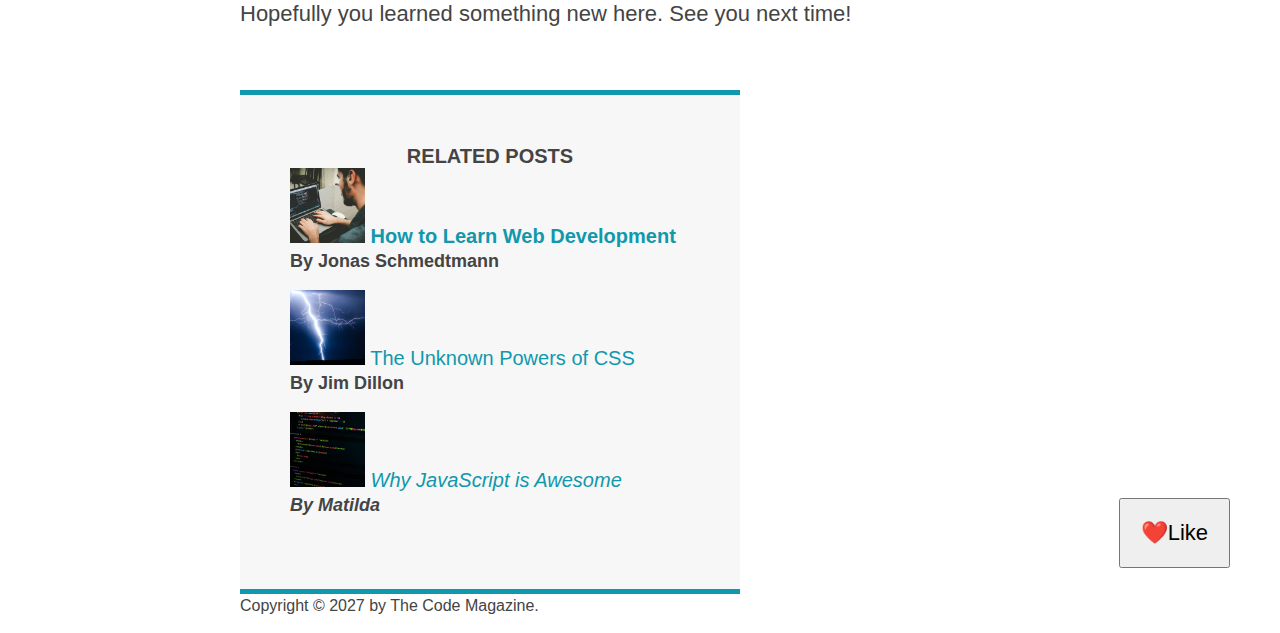
<file: starter/03-CSS-Fundamentals/index.html>
<!DOCTYPE html>
<html lang="en">
  <head>
    <meta charset="UTF-8" />
    <title>The Basic Language of the Web: HTML</title>
    <link rel="stylesheet" href="style.css" />
  </head>

  <body>
    <div class="container">
      <header class="main-header">
        <h1>📘 The Code Magazine</h1>

        <nav>
          <a href="blog.html">Blog</a>
          <a href="#">Challenges</a>
          <a href="#">Flexbox</a>
          <a href="#">CSS Grid</a>
        </nav>
      </header>

      <article>
        <header class="post-header">
          <h2>The Basic Language of the Web: HTML</h2>

          <img
            src="img/laura-jones.jpg"
            alt="Headshot of Laura Jones"
            height="50"
            width="50"
          />

          <p id="author">
            Posted by <strong>Laura Jones</strong> on Monday, June 21st 2027
          </p>

          <img
            src="img/post-img.jpg"
            alt="HTML code on a screen"
            width="500"
            height="200"
          />
        </header>

        <p>
          All modern websites and web applications are built using three
          <em>fundamental</em>
          technologies: HTML, CSS and JavaScript. These are the languages of the
          web.
        </p>

        <p>
          In this post, let's focus on HTML. We will learn what HTML is all
          about, and why you too should learn it.
        </p>

        <h3>What is HTML?</h3>
        <p>
          HTML stands for <strong>H</strong>yper<strong>T</strong>ext
          <strong>M</strong>arkup <strong>L</strong>anguage. It's a markup
          language that web developers use to structure and describe the content
          of a webpage (not a programming language).
        </p>
        <p>
          HTML consists of elements that describe different types of content:
          paragraphs, links, headings, images, video, etc. Web browsers
          understand HTML and render HTML code as websites.
        </p>
        <p>In HTML, each element is made up of 3 parts:</p>

        <ol>
          <li>The opening tag</li>
          <li>The closing tag</li>
          <li>The actual element</li>
        </ol>

        <p>
          You can learn more at
          <a
            href="https://developer.mozilla.org/en-US/docs/Web/HTML"
            target="_blank"
            >MDN Web Docs</a
          >.
        </p>

        <h3>Why should you learn HTML?</h3>

        <p>
          There are countless reasons for learning the fundamental language of
          the web. Here are 5 of them:
        </p>

        <ul>
          <li>To be able to use the fundamental web dev language</li>
          <li>
            To hand-craft beautiful websites instead of relying on tools like
            Worpress or Wix
          </li>
          <li>To build web applications</li>
          <li>To impress friends</li>
          <li>To have fun 😃</li>
        </ul>

        <p>Hopefully you learned something new here. See you next time!</p>
      </article>

      <aside>
        <h4>Related posts</h4>

        <ul class="related">
          <li>
            <img
              src="img/related-1.jpg"
              alt="Person programming"
              width="75"
              width="75"
            />
            <a href="#">How to Learn Web Development</a>
            <p class="related-author">By Jonas Schmedtmann</p>
          </li>
          <li>
            <img
              src="img/related-2.jpg"
              alt="Lightning"
              width="75"
              heigth="75"
            />
            <a href="#">The Unknown Powers of CSS</a>
            <p class="related-author">By Jim Dillon</p>
          </li>
          <li>
            <img
              src="img/related-3.jpg"
              alt="JavaScript code on a screen"
              width="75"
              height="75"
            />
            <a href="#">Why JavaScript is Awesome</a>
            <p class="related-author">By Matilda</p>
          </li>
        </ul>
      </aside>

      <footer>
        <p id="copyright">Copyright &copy; 2027 by The Code Magazine.</p>
      </footer>
    </div>
    <button>❤️Like</button>
  </body>
</html>
</file>
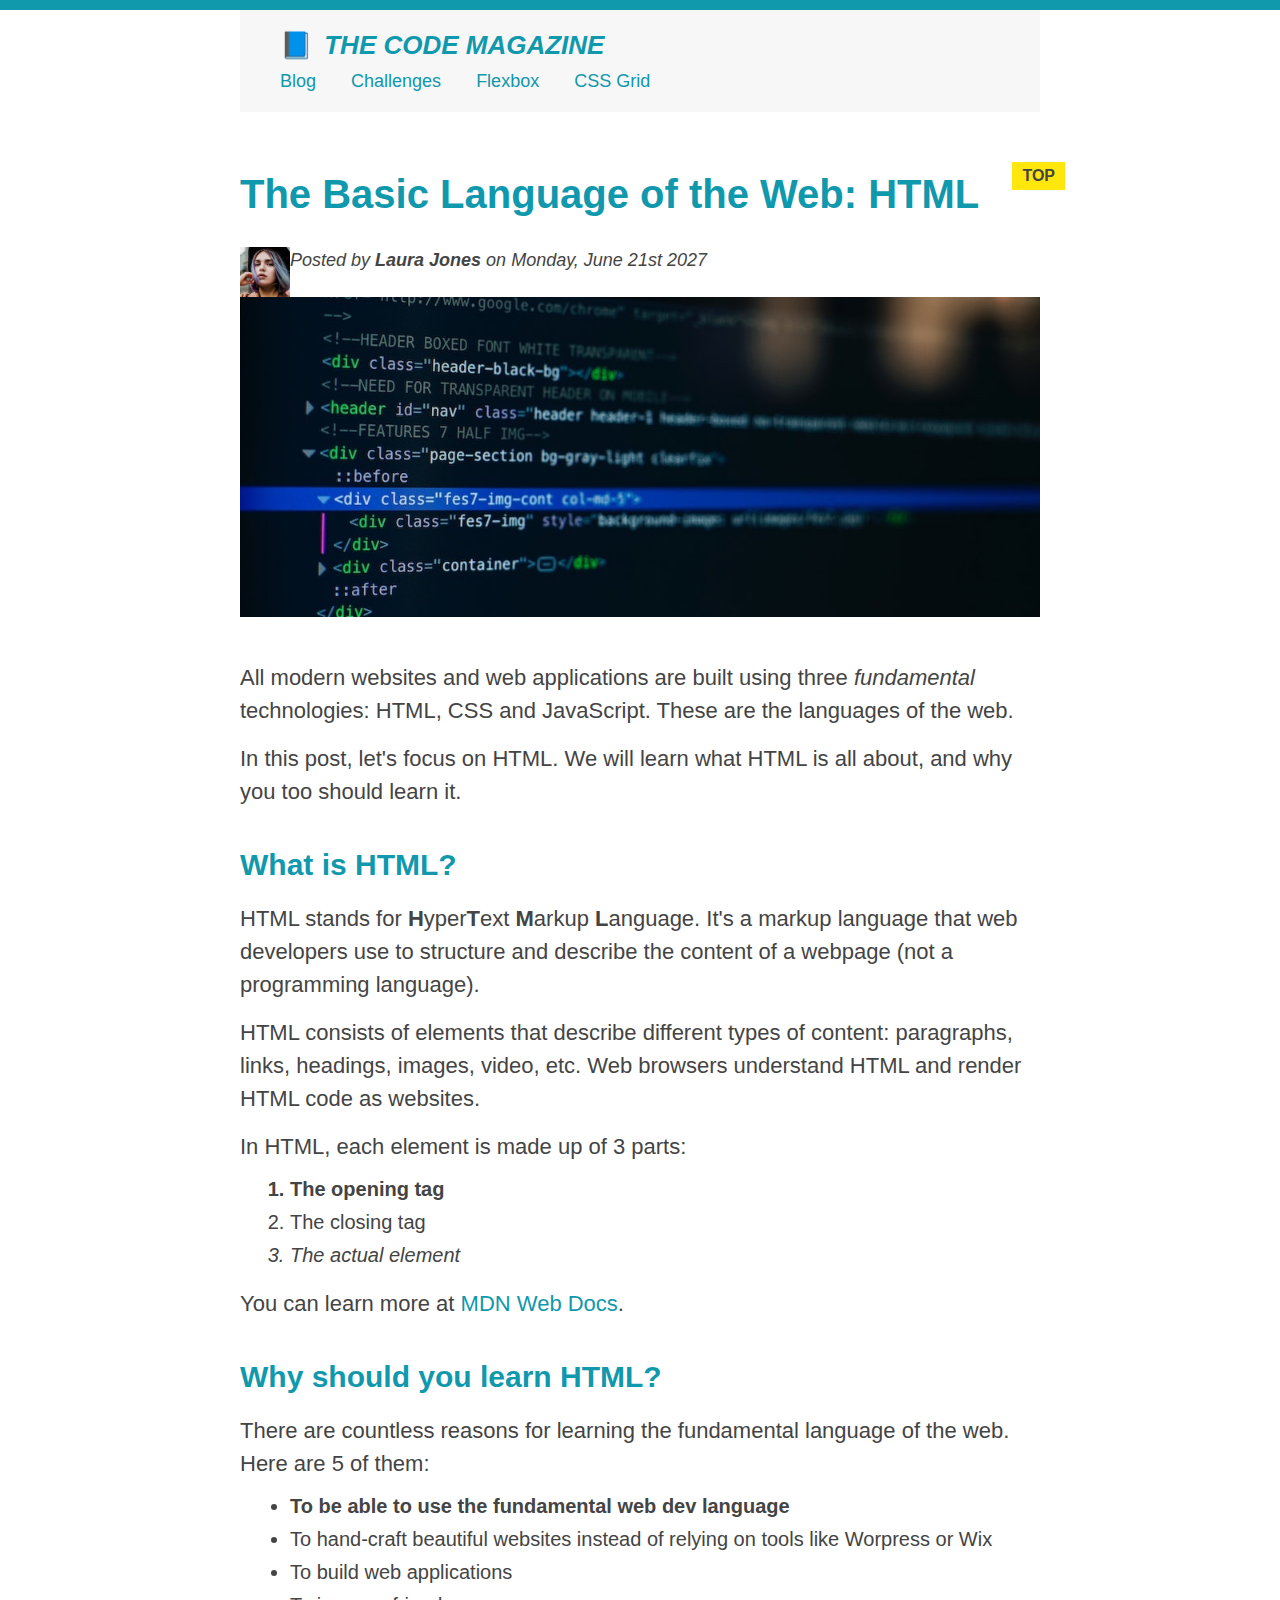
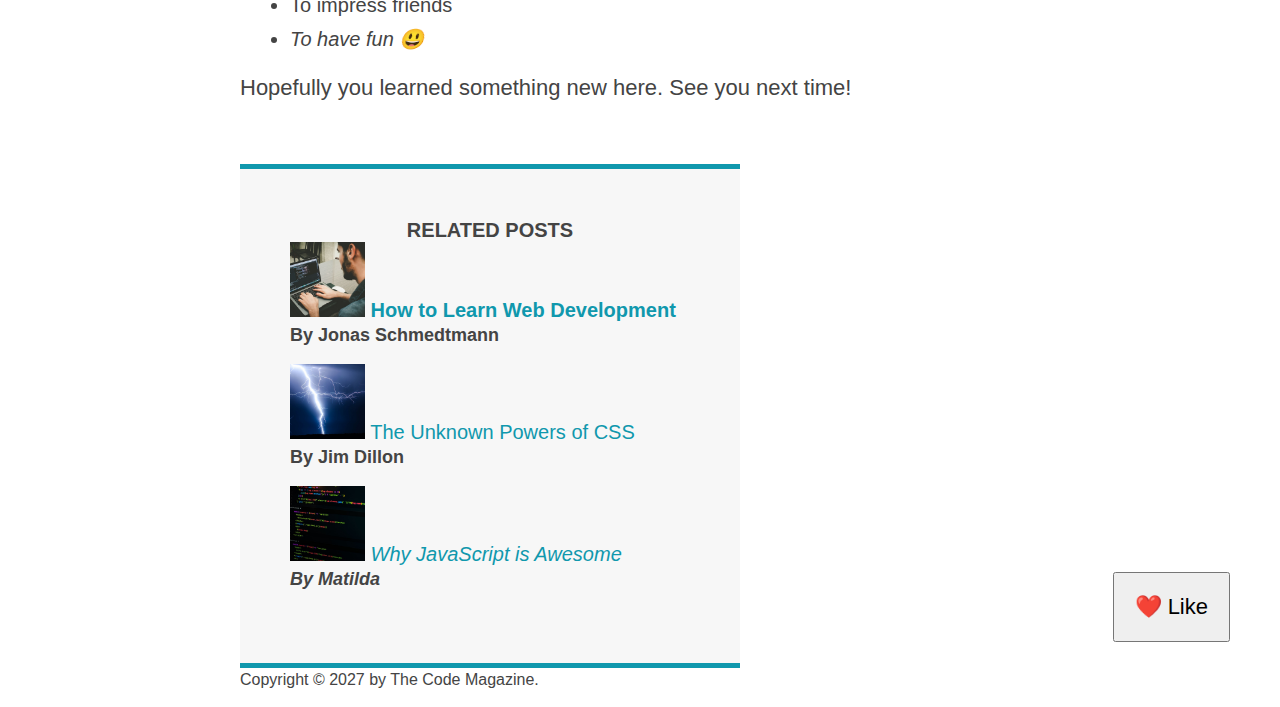
<file: starter/04-CSS-Layouts/index.html>
<!DOCTYPE html>
<html lang="en">
  <head>
    <meta charset="UTF-8" />
    <link href="style.css" rel="stylesheet" />

    <title>The Basic Language of the Web: HTML</title>
  </head>

  <body>
    <!--
    <h1>The Basic Language of the Web: HTML</h1>
    <h2>The Basic Language of the Web: HTML</h2>
    <h3>The Basic Language of the Web: HTML</h3>
    <h4>The Basic Language of the Web: HTML</h4>
    <h5>The Basic Language of the Web: HTML</h5>
    <h6>The Basic Language of the Web: HTML</h6>
    -->

    <div class="container">
      <header class="main-header">
        <h1>📘 The Code Magazine</h1>

        <nav>
          <!-- <strong>This is the navigation</strong> -->
          <a href="blog.html">Blog</a>
          <a href="#">Challenges</a>
          <a href="#">Flexbox</a>
          <a href="#">CSS Grid</a>
        </nav>
      </header>

      <article>
        <header class="post-header">
          <h2>The Basic Language of the Web: HTML</h2>

          <img
            src="img/laura-jones.jpg"
            alt="Headshot of Laura Jones"
            height="50"
            width="50"
            class="author-img"
          />

          <p id="author" class="author">
            Posted by <strong>Laura Jones</strong> on Monday, June 21st 2027
          </p>

          <img
            src="img/post-img.jpg"
            alt="HTML code on a screen"
            width="500"
            height="200"
            class="post-img"
          />
          <button>❤️ Like</button>
        </header>

        <p>
          All modern websites and web applications are built using three
          <em>fundamental</em>
          technologies: HTML, CSS and JavaScript. These are the languages of the
          web.
        </p>

        <p>
          In this post, let's focus on HTML. We will learn what HTML is all
          about, and why you too should learn it.
        </p>

        <h3>What is HTML?</h3>
        <p>
          HTML stands for <strong>H</strong>yper<strong>T</strong>ext
          <strong>M</strong>arkup <strong>L</strong>anguage. It's a markup
          language that web developers use to structure and describe the content
          of a webpage (not a programming language).
        </p>
        <p>
          HTML consists of elements that describe different types of content:
          paragraphs, links, headings, images, video, etc. Web browsers
          understand HTML and render HTML code as websites.
        </p>
        <p>In HTML, each element is made up of 3 parts:</p>

        <ol>
          <li class="first-li">The opening tag</li>
          <li>The closing tag</li>
          <li>The actual element</li>
        </ol>

        <p>
          You can learn more at
          <a
            href="https://developer.mozilla.org/en-US/docs/Web/HTML"
            target="_blank"
            >MDN Web Docs</a
          >.
        </p>

        <h3>Why should you learn HTML?</h3>

        <p>
          There are countless reasons for learning the fundamental language of
          the web. Here are 5 of them:
        </p>

        <ul>
          <li class="first-li">
            To be able to use the fundamental web dev language
          </li>
          <li>
            To hand-craft beautiful websites instead of relying on tools like
            Worpress or Wix
          </li>
          <li>To build web applications</li>
          <li>To impress friends</li>
          <li>To have fun 😃</li>
        </ul>

        <p>Hopefully you learned something new here. See you next time!</p>
      </article>

      <aside>
        <h4>Related posts</h4>

        <ul class="related">
          <li>
            <img
              src="img/related-1.jpg"
              alt="Person programming"
              width="75"
              height="75"
            />
            <a href="#">How to Learn Web Development</a>
            <p class="related-author">By Jonas Schmedtmann</p>
          </li>
          <li>
            <img
              src="img/related-2.jpg"
              alt="Lightning"
              width="75"
              height="75"
            />
            <a href="#">The Unknown Powers of CSS</a>
            <p class="related-author">By Jim Dillon</p>
          </li>
          <li>
            <img
              src="img/related-3.jpg"
              alt="JavaScript code on a screen"
              width="75"
              height="75"
            />
            <a href="#">Why JavaScript is Awesome</a>
            <p class="related-author">By Matilda</p>
          </li>
        </ul>
      </aside>

      <footer>
        <p id="copyright" class="copyright text">
          Copyright &copy; 2027 by The Code Magazine.
        </p>
      </footer>
    </div>
  </body>
</html>
</file>
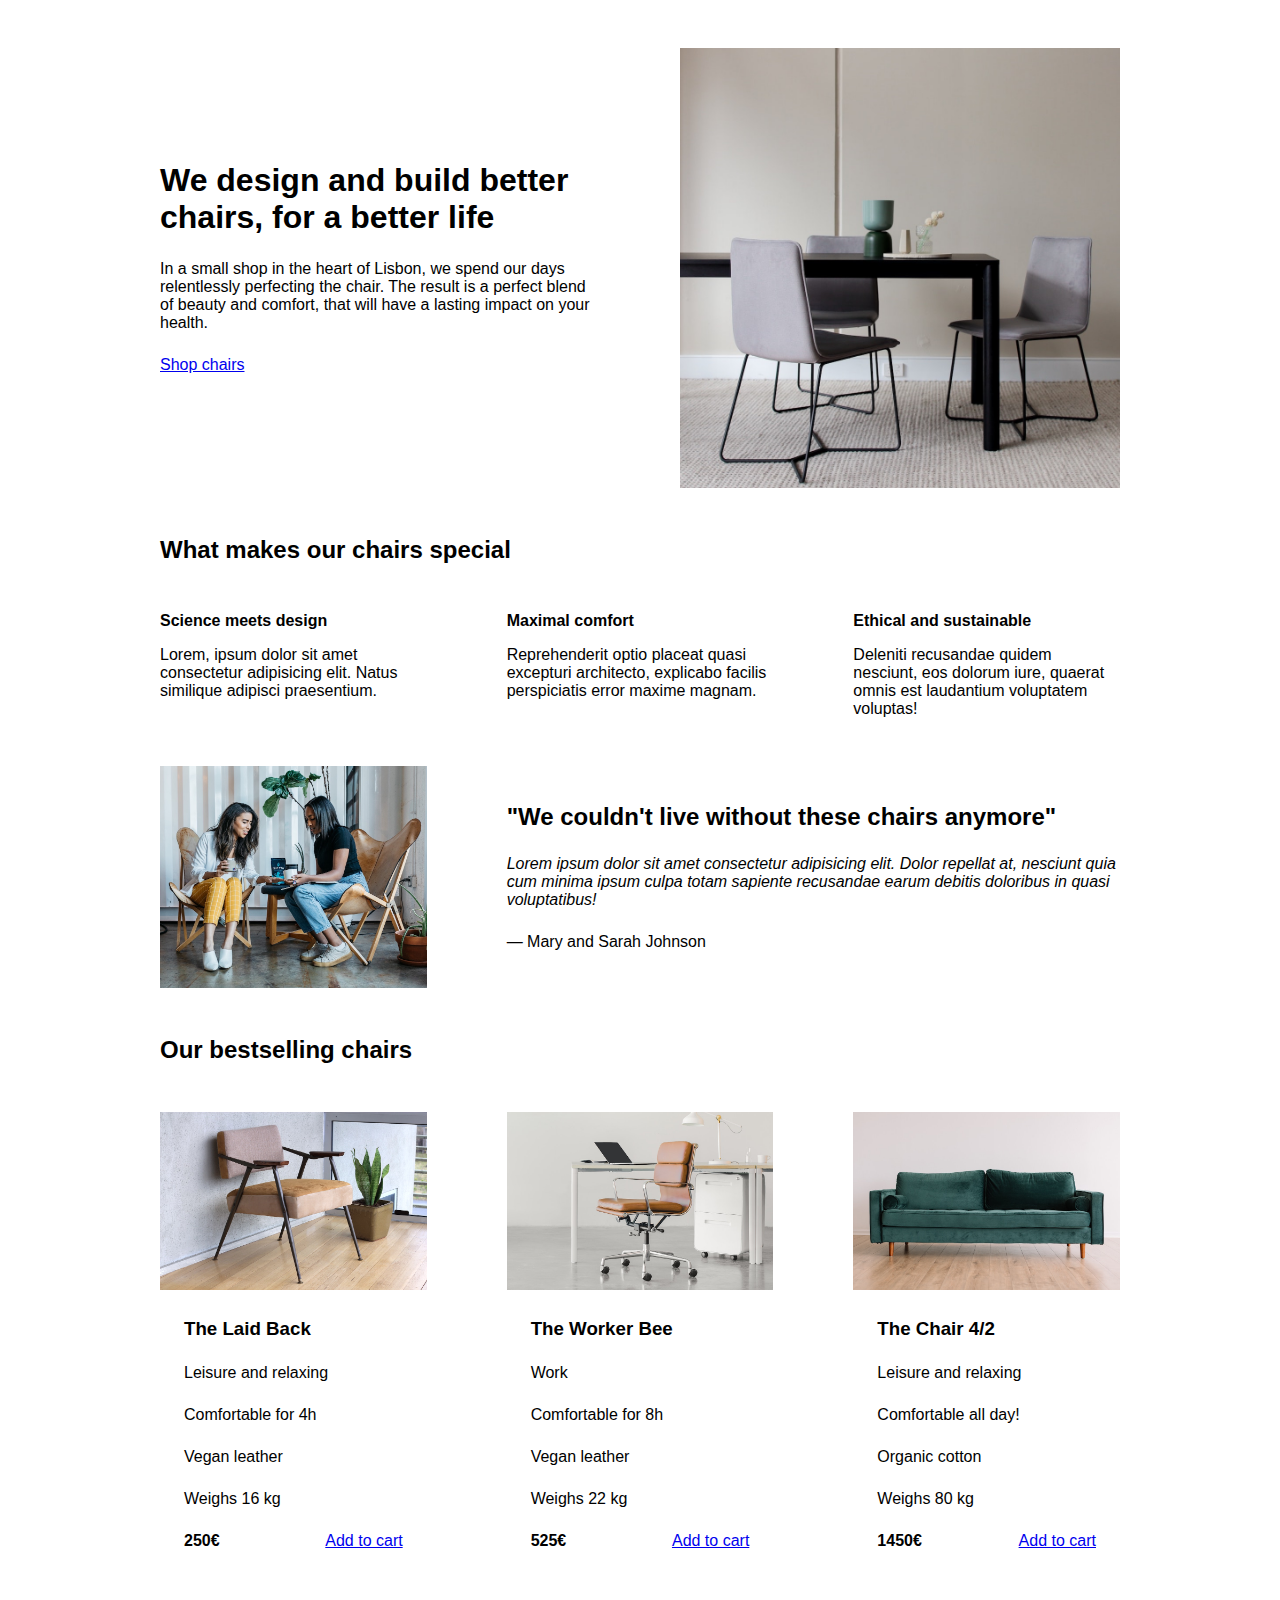
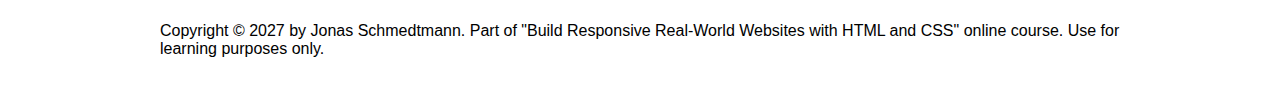
<file: starter/05-Design/index.html>
<!DOCTYPE html>
<html lang="en">
  <head>
    <meta charset="UTF-8" />
    <meta http-equiv="X-UA-Compatible" content="IE=edge" />
    <meta name="viewport" content="width=device-width, initial-scale=1.0" />

    <link rel="stylesheet" href="style.css" />
    <title>Lisbon Chair Shop</title>
  </head>
  <body>
    <div class="container">
      <header>
        <div class="header-text-box">
          <h1>We design and build better chairs, for a better life</h1>
          <p class="header-text">
            In a small shop in the heart of Lisbon, we spend our days
            relentlessly perfecting the chair. The result is a perfect blend of
            beauty and comfort, that will have a lasting impact on your health.
          </p>
          <a class="btn btn--big" href="#">Shop chairs</a>
        </div>
        <img src="hero.jpg" alt="Photo" />
      </header>

      <section>
        <h2>What makes our chairs special</h2>
        <div class="grid-3-cols">
          <div>
            <p class="features-title"><strong>Science meets design</strong></p>
            <p class="features-text">
              Lorem, ipsum dolor sit amet consectetur adipisicing elit. Natus
              similique adipisci praesentium.
            </p>
          </div>

          <div>
            <p class="features-title">
              <strong>Maximal comfort</strong>
            </p>
            <p class="features-text">
              Reprehenderit optio placeat quasi excepturi architecto, explicabo
              facilis perspiciatis error maxime magnam.
            </p>
          </div>

          <div>
            <p class="features-title">
              <strong>Ethical and sustainable</strong>
            </p>
            <p class="features-text">
              Deleniti recusandae quidem nesciunt, eos dolorum iure, quaerat
              omnis est laudantium voluptatem voluptas!
            </p>
          </div>
        </div>
      </section>

      <section class="testimonial-section">
        <div class="grid-3-cols">
          <img src="customers.jpg" alt="People sitting on chairs" />
          <div class="testimonial-box">
            <h2>"We couldn't live without these chairs anymore"</h2>
            <blockquote class="testimonial-text">
              Lorem ipsum dolor sit amet consectetur adipisicing elit. Dolor
              repellat at, nesciunt quia cum minima ipsum culpa totam sapiente
              recusandae earum debitis doloribus in quasi voluptatibus!
            </blockquote>
            <p class="testimonial-author">&mdash; Mary and Sarah Johnson</p>
          </div>
        </div>
      </section>

      <section>
        <h2>Our bestselling chairs</h2>
        <div class="grid-3-cols">
          <figure class="chair">
            <img src="chair-1.jpg" alt="Chair" />
            <div class="chair-box">
              <h3>The Laid Back</h3>
              <ul class="chair-details">
                <li>
                  <!-- Span is a generic INLINE text element, it doesn't have any meaning. It's like a div element, but inline -->
                  <span>Leisure and relaxing</span>
                </li>
                <li>
                  <span>Comfortable for 4h</span>
                </li>
                <li>
                  <span>Vegan leather</span>
                </li>
                <li>
                  <span>Weighs 16 kg</span>
                </li>
              </ul>
              <div class="chair-price">
                <strong>250€</strong>
                <a href="#" class="btn btn--small">Add to cart</a>
              </div>
            </div>
          </figure>

          <figure class="chair">
            <img src="chair-2.jpg" alt="Chair" />
            <div class="chair-box">
              <h3>The Worker Bee</h3>
              <ul class="chair-details">
                <li>
                  <span>Work</span>
                </li>
                <li>
                  <span>Comfortable for 8h</span>
                </li>
                <li>
                  <span>Vegan leather</span>
                </li>
                <li>
                  <span>Weighs 22 kg</span>
                </li>
              </ul>
              <div class="chair-price">
                <strong>525€</strong>
                <a href="#" class="btn btn--small">Add to cart</a>
              </div>
            </div>
          </figure>

          <figure class="chair">
            <img src="chair-3.jpg" alt="Chair" />
            <div class="chair-box">
              <h3>The Chair 4/2</h3>
              <ul class="chair-details">
                <li>
                  <span>Leisure and relaxing</span>
                </li>
                <li>
                  <span>Comfortable all day!</span>
                </li>
                <li>
                  <span>Organic cotton</span>
                </li>
                <li>
                  <span>Weighs 80 kg</span>
                </li>
              </ul>
              <div class="chair-price">
                <strong>1450€</strong>
                <a href="#" class="btn btn--small">Add to cart</a>
              </div>
            </div>
          </figure>
        </div>
      </section>

      <footer>
        Copyright &copy; 2027 by Jonas Schmedtmann. Part of "Build Responsive
        Real-World Websites with HTML and CSS" online course. Use for learning
        purposes only.
      </footer>
    </div>
  </body>
</html>
</file>
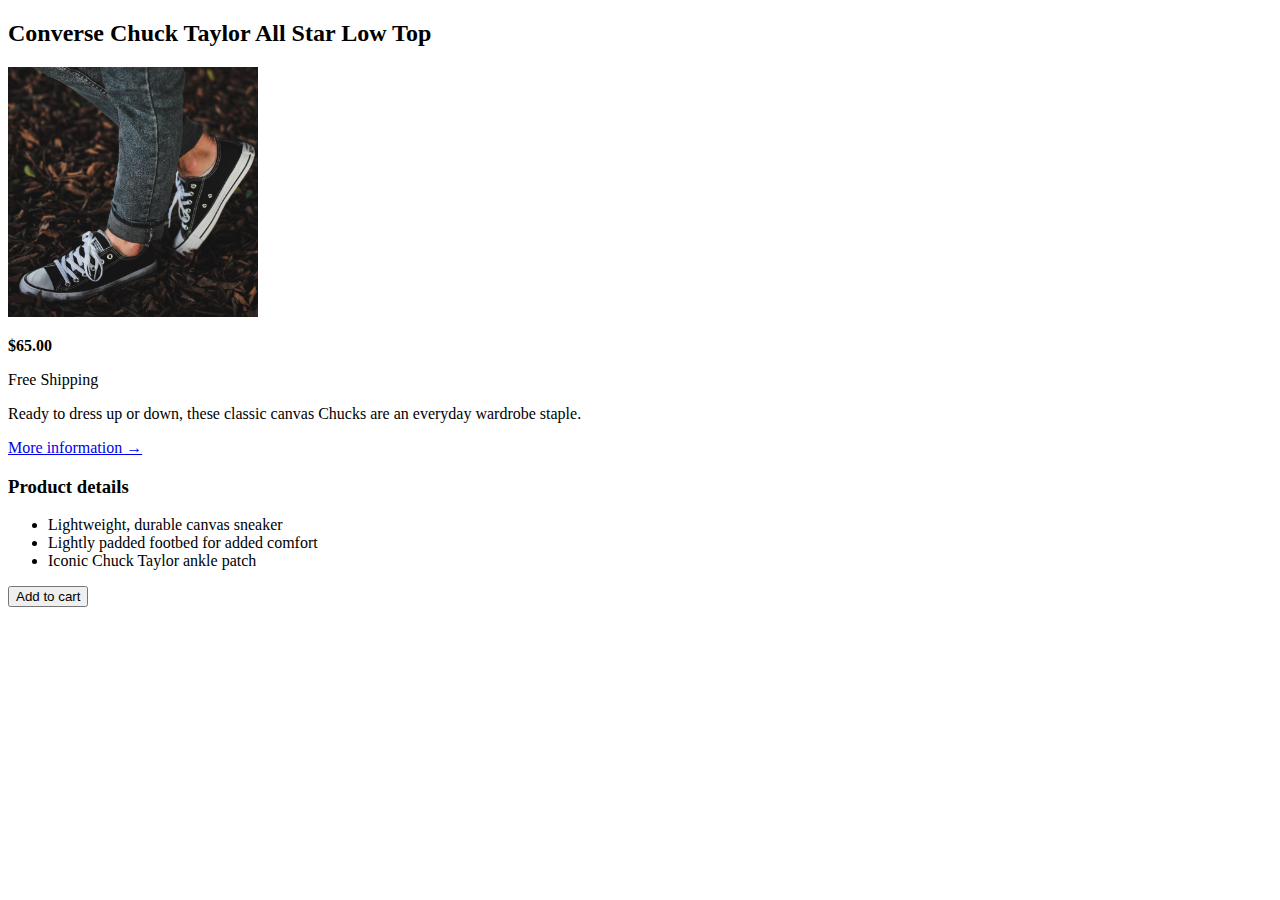
<file: starter/02-HTML-Fundamentals/challenge/index.html>
<!DOCTYPE html>
<html lang="en">
  <head>
    <meta charset="UTF-8" />
    <meta name="viewport" content="width=device-width, initial-scale=1.0" />
    <title>Document</title>
  </head>
  <body>
    <article>
      <h2>Converse Chuck Taylor All Star Low Top</h2>
      <img
        src="../img/challenges.jpg"
        lt="Chuck Taylor All Star Shoe"
        height="250"
        width="250"
      />
      <p><strong>$65.00</strong></p>
      <p>Free Shipping</p>
      <p>
        Ready to dress up or down, these classic canvas Chucks are an everyday
        wardrobe staple.
      </p>
      <a href="https://www.converse.com">More information &#8594;</a>
    </article>
    <h3>Product details</h3>

    <ul>
      <li>Lightweight, durable canvas sneaker</li>
      <li>Lightly padded footbed for added comfort</li>
      <li>Iconic Chuck Taylor ankle patch</li>
    </ul>

    <button>Add to cart</button>
  </body>
</html>
</file>
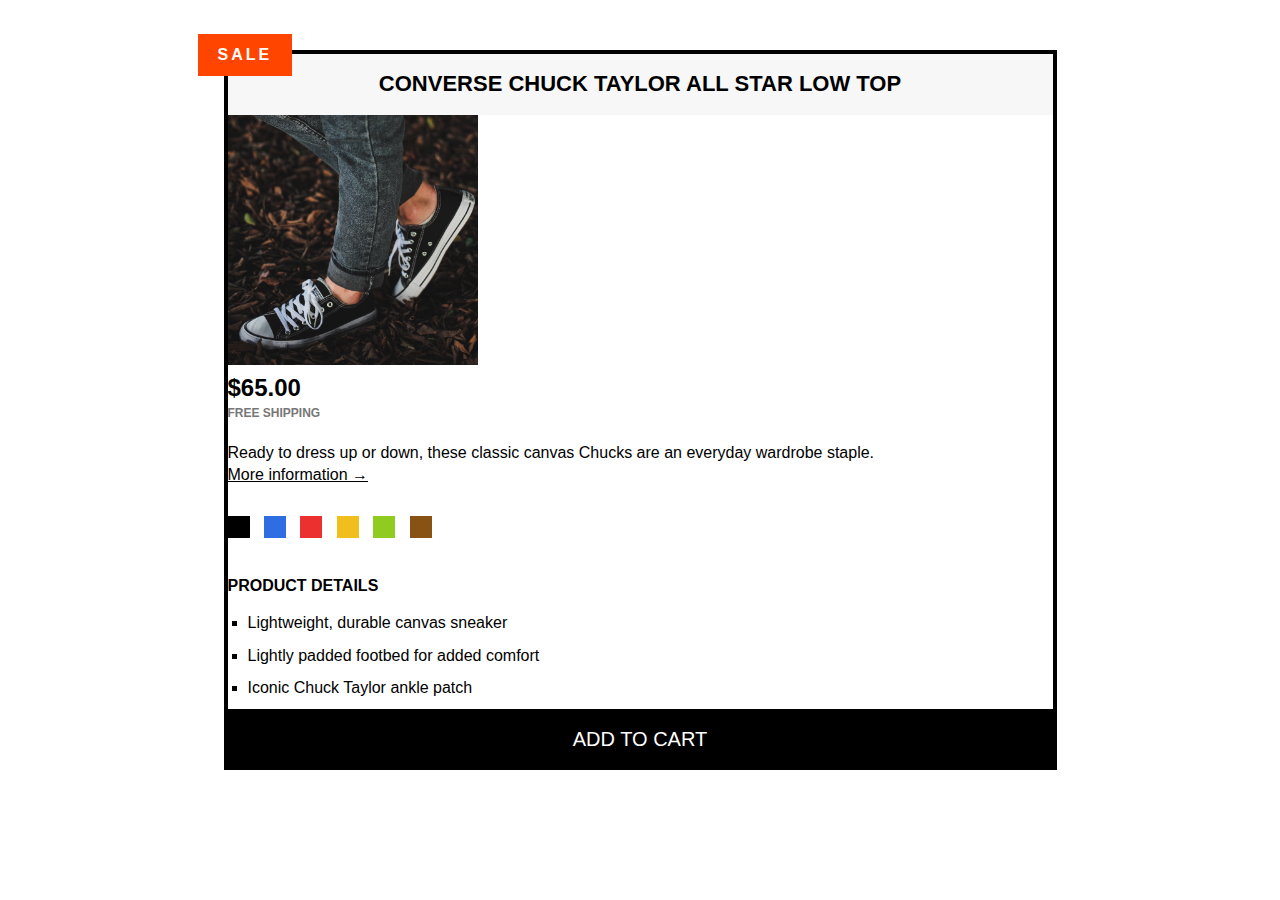
<file: starter/03-CSS-Fundamentals/challenge/index.html>
<!DOCTYPE html>
<html lang="en">
  <head>
    <meta charset="UTF-8" />
    <meta name="viewport" content="width=device-width, initial-scale=1.0" />
    <link rel="stylesheet" href="style.css" />
    <title>Document</title>
  </head>
  <body>
    <article class="product">
      <h2 class="product-title">Converse Chuck Taylor All Star Low Top</h2>
      <img
        src="../img/challenges.jpg"
        lt="Chuck Taylor All Star Shoe"
        height="250"
        width="250"
      />
      <p class="price"><strong>$65.00</strong></p>
      <p class="shipping">Free Shipping</p>
      <p>
        Ready to dress up or down, these classic canvas Chucks are an everyday
        wardrobe staple.
      </p>
      <a class="more-info" href="https://www.converse.com"
        >More information &#8594;</a
      >

      <div class="product-color">
        <div></div>
        <div></div>
        <div></div>
        <div></div>
        <div></div>
        <div></div>
      </div>

      <h3 class="details-title">Product details</h3>
      <ul class="details-list">
        <li>Lightweight, durable canvas sneaker</li>
        <li>Lightly padded footbed for added comfort</li>
        <li>Iconic Chuck Taylor ankle patch</li>
      </ul>

      <button class="add-cart">Add to cart</button>
    </article>
  </body>
</html>
</file>
<file: final/03-CSS-Fundamentals/style.css>
* {
  /* border-top: 10px solid #1098ad; */
  margin: 0;
  padding: 0;
}

/* PAGE SECTIONS */
body {
  color: #444;
  font-family: sans-serif;

  border-top: 10px solid #1098ad;
  position: relative;
}

.container {
  width: 800px;
  /* margin-left: auto;
  margin-right: auto; */
  margin: 0 auto;
}

.main-header {
  background-color: #f7f7f7;
  /* padding: 20px;
  padding-left: 40px;
  padding-right: 40px; */
  padding: 20px 40px;
  margin-bottom: 60px;
  /* height: 80px; */
}

nav {
  font-size: 18px;
  /* text-align: center; */
}

article {
  margin-bottom: 60px;
}

.post-header {
  margin-bottom: 40px;
  /* position: relative; */
}

aside {
  background-color: #f7f7f7;
  border-top: 5px solid #1098ad;
  border-bottom: 5px solid #1098ad;
  /* padding-top: 50px;
  padding-bottom: 50px; */
  padding: 50px 0;
  width: 500px;
}

/* SMALLER ELEMENTS */
h1,
h2,
h3 {
  color: #1098ad;
}

h1 {
  font-size: 26px;
  text-transform: uppercase;
  font-style: italic;
}

h2 {
  font-size: 40px;
  margin-bottom: 30px;
}

h3 {
  font-size: 30px;
  margin-bottom: 20px;
  margin-top: 40px;
}

h4 {
  font-size: 20px;
  text-transform: uppercase;
  text-align: center;
}

p {
  font-size: 22px;
  line-height: 1.5;
  margin-bottom: 15px;
}

ul,
ol {
  margin-left: 50px;
  margin-bottom: 20px;
}

li {
  font-size: 20px;
  margin-bottom: 10px;
  /* display: inline; */
}

li:last-child {
  margin-bottom: 0;
}

/* footer p {
  font-size: 16px;
} */

/* article header p {
  font-style: italic;
} */

#author {
  font-style: italic;
  font-size: 18px;
}

#copyright {
  font-size: 16px;
}

.related-author {
  font-size: 18px;
  font-weight: bold;
}

/* ul {
  list-style: none;
} */

.related {
  list-style: none;
}

body {
  /* background-color: orangered; */
}

/* .first-li {
  font-weight: bold;
} */

li:first-child {
  font-weight: bold;
}

li:last-child {
  font-style: italic;
}

li:nth-child(even) {
  /* color: red; */
}

/* Misconception: this won't work! */
article p:first-child {
  color: red;
}

/* Styling links */
a:link {
  color: #1098ad;
  text-decoration: none;
}

a:visited {
  /* color: #777; */
  color: #1098ad;
}

a:hover {
  color: orangered;
  font-weight: bold;
  text-decoration: underline orangered;
}

a:active {
  background-color: black;
  font-style: italic;
}
/* LVHA */

.post-img {
  width: 100%;
  height: auto;
}

nav a:link {
  /* background-color: orangered;
  margin: 20px;
  padding: 20px;

  display: block; */

  margin-right: 30px;
  margin-top: 10px;
  display: inline-block;
}

nav a:link:last-child {
  margin-right: 0;
}

button {
  font-size: 22px;
  padding: 20px;
  cursor: pointer;

  position: absolute;
  /* top: 50px;
  left: 50px; */
  bottom: 50px;
  right: 50px;
}

h1::first-letter {
  font-style: normal;
  margin-right: 5px;
}

h3 + p::first-line {
  /* color: red; */
}

h2 {
  /* background-color: orange; */
  position: relative;
}

h2::before {
  content: "TOP";
  background-color: #ffe70e;
  color: #444;
  font-size: 16px;
  font-weight: bold;
  display: inline-block;
  padding: 5px 10px;
  position: absolute;
  top: -10px;
  right: -25px;
}

/* Resolving conflicts */
/* #copyright {
  color: red;
}

.copyright {
  color: blue;
}

.text {
  color: yellow;
}

footer p {
  color: green !important;
} */

/* nav a:link,
nav p {
  font-size: 18px;
} */
</file>
<file: final/04-CSS-Layouts/style.css>
* {
  /* border-top: 10px solid #1098ad; */
  margin: 0;
  padding: 0;
  box-sizing: border-box;
}

/* PAGE SECTIONS */
body {
  color: #444;
  font-family: sans-serif;

  border-top: 10px solid #1098ad;
  position: relative;
}

.container {
  width: 1200px;
  /* margin-left: auto;
  margin-right: auto; */
  margin: 0 auto;
}

.main-header {
  background-color: #f7f7f7;
  /* padding: 20px;
  padding-left: 40px;
  padding-right: 40px; */
  padding: 20px 40px;
  /* margin-bottom: 60px; */
  /* height: 80px; */
}

nav {
  font-size: 18px;
  /* text-align: center; */
}

article {
  /* margin-bottom: 60px; */
}

.post-header {
  margin-bottom: 40px;
  /* position: relative; */
}

aside {
  background-color: #f7f7f7;
  border-top: 5px solid #1098ad;
  border-bottom: 5px solid #1098ad;
  padding: 50px 40px;
}

/* SMALLER ELEMENTS */
h1,
h2,
h3 {
  color: #1098ad;
}

h1 {
  font-size: 26px;
  text-transform: uppercase;
  font-style: italic;
}

h2 {
  font-size: 40px;
  margin-bottom: 30px;
}

h3 {
  font-size: 30px;
  margin-bottom: 20px;
  margin-top: 40px;
}

h4 {
  font-size: 20px;
  text-transform: uppercase;
  text-align: center;
  margin-bottom: 30px;
}

p {
  font-size: 22px;
  line-height: 1.5;
  margin-bottom: 15px;
}

ul,
ol {
  margin-left: 50px;
  margin-bottom: 20px;
}

li {
  font-size: 20px;
  margin-bottom: 10px;
  /* display: inline; */
}

li:last-child {
  margin-bottom: 0;
}

/* footer p {
  font-size: 16px;
} */

/* article header p {
  font-style: italic;
} */

#author {
  font-style: italic;
  font-size: 18px;
}

#copyright {
  font-size: 16px;
}

.related-author {
  font-size: 18px;
  font-weight: bold;
}

/* ul {
  list-style: none;
} */

.related {
  list-style: none;
  margin-left: 0;
}

body {
  /* background-color: orangered; */
}

/* .first-li {
  font-weight: bold;
} */

li:first-child {
  font-weight: bold;
}

li:last-child {
  font-style: italic;
}

li:nth-child(even) {
  /* color: red; */
}

/* Misconception: this won't work! */
article p:first-child {
  color: red;
}

/* Styling links */
a:link {
  color: #1098ad;
  text-decoration: none;
}

a:visited {
  /* color: #777; */
  color: #1098ad;
}

a:hover {
  color: orangered;
  font-weight: bold;
  text-decoration: underline orangered;
}

a:active {
  background-color: black;
  font-style: italic;
}
/* LVHA */

.post-img {
  width: 100%;
  height: auto;
}

nav a:link {
  /* background-color: orangered;
  margin: 20px;
  padding: 20px;

  display: block; */

  margin-right: 30px;
  display: inline-block;
}

nav a:link:last-child {
  margin-right: 0;
}

button {
  font-size: 22px;
  padding: 20px;
  cursor: pointer;

  position: absolute;
  /* top: 50px;
  left: 50px; */
  bottom: 50px;
  right: 50px;
}

h1::first-letter {
  font-style: normal;
  margin-right: 5px;
}

h3 + p::first-line {
  /* color: red; */
}

h2 {
  /* background-color: orange; */
  position: relative;
}

h2::before {
  content: "TOP";
  background-color: #ffe70e;
  color: #444;
  font-size: 16px;
  font-weight: bold;
  display: inline-block;
  padding: 5px 10px;
  position: absolute;
  top: -10px;
  right: -25px;
}

/* Resolving conflicts */
/* #copyright {
  color: red;
}

.copyright {
  color: blue;
}

.text {
  color: yellow;
}

footer p {
  color: green !important;
} */

/* nav a:link,
nav p {
  font-size: 18px;
} */

/* FLOATS */
/*
.author-img {
  float: left;
  margin-bottom: 20px;
}

.author {
  float: left;
  margin-top: 10px;
  margin-left: 20px;
}

h1 {
  float: left;
}

nav {
  float: right;
}

.clear {
  clear: both;
}

.clearfix::after {
  clear: both;
  content: "";
  display: block;
}

article {
  width: 825px;
  float: left;
}

aside {
  width: 300px;
  float: right;
}

footer {
  clear: both;
}
*/

/* FLEXBOX */
.main-header {
  display: flex;
  align-items: center;
  justify-content: space-between;
}

.author-box {
  display: flex;
  align-items: center;
  margin-bottom: 15px;
}

.author {
  margin-bottom: 0;
  margin-left: 15px;
}

.related-post {
  display: flex;
  align-items: center;
  gap: 20px;
  margin-bottom: 30px;
}

.related-link:link {
  font-size: 17px;
  font-weight: bold;
  font-style: normal;
  margin-bottom: 5px;
  display: block;
}

.related-author {
  margin-bottom: 0;
  font-size: 14px;
  font-weight: normal;
  font-style: italic;
}

/* FLEXBOX LAYOUT */
/* .row {
  display: flex;
  align-items: flex-start;
  gap: 75px;
  margin-bottom: 60px;
}

article {
  flex: 1;
  margin-bottom: 0;
}

aside {
  
  DEFAULTS:
  flex-grow: 0;
  flex-shrink: 1;
  flex-basis: auto;

  flex: 0 0 300px;
} */

/* CSS GRID LAYOUT */
.container {
  display: grid;
  grid-template-columns: 1fr 300px;
  column-gap: 75px;
  row-gap: 60px;
  align-items: start;
}

.main-header {
  /* grid-column: 1 / span 2; */
  grid-column: 1 / -1;
}

article {
}

aside {
}

footer {
  grid-column: 1 / -1;
}
</file>
<file: final/05-Design/style.css>
/*
SPACING SYSTEM (px)
2 / 4 / 8 / 12 / 16 / 24 / 32 / 48 / 64 / 80 / 96 / 128

FONT SIZE SYSTEM (px)
10 / 12 / 14 / 16 / 18 / 20 / 24 / 30 / 36 / 44 / 52 / 62 / 74 / 86 / 98
*/

/* 
MAIN COLOR: #087f5b
GREY COLOR: #343a40
*/

* {
  margin: 0;
  padding: 0;
  box-sizing: border-box;
}

/* ------------------------ */
/* GENERAL STYLES */
/* ------------------------ */
body {
  font-family: "Inter", sans-serif;
  color: #343a40;
  border-bottom: 8px solid #087f5b;
}

.container {
  width: 960px;
  margin: 0 auto;
}

header,
section {
  margin-bottom: 96px;
}

h2 {
  margin-bottom: 48px;
  font-size: 36px;
  letter-spacing: -0.5px;
  /* 24 / 30 / 36 */
}

.grid-3-cols {
  display: grid;
  grid-template-columns: repeat(3, 1fr);
  column-gap: 80px;
}

.btn:link,
.btn:visited {
  background-color: #087f5b;
  color: #fff;
  text-decoration: none;
  text-transform: uppercase;
  font-weight: 500;

  display: inline-block;
  border-radius: 100px;
}

.btn:hover,
.btn:active {
  background-color: #099268;
}

.btn--big {
  font-size: 18px;
  padding: 16px 32px;
}

.btn--small {
  font-size: 14px;
  padding: 8px 12px;
}

img {
  border-radius: 12px;
}

/* ------------------------ */
/* COMPONENT STYLES */
/* ------------------------ */

/* HEADER */
header {
  display: grid;
  grid-template-columns: repeat(2, 1fr);
  column-gap: 80px;
  margin-top: 64px;
}

.header-text-box {
  align-self: center;
}

h1 {
  margin-bottom: 32px;
  font-size: 44px;
  line-height: 1.1;
  letter-spacing: -1px;
  /* 44 / 52 / 62 */

  /* text-shadow: 0 5px 5px rgba(0, 0, 0, 0.2); */
}

.header-text {
  margin-bottom: 24px;
  font-size: 18px;
  line-height: 1.7;
}

img {
  width: 100%;
}

/* FEATURES */
.features-icon {
  stroke: #087f5b;
  width: 32px;
  heigh: 32px;
  margin-bottom: 24px;
}

.features-title {
  margin-bottom: 16px;
  font-size: 20px;
}

.features-text {
  font-size: 18px;
  line-height: 1.7;
}

/* TESTIMONIAL */
.testimonial-section {
  background-color: #087f5b;
  color: #fff;
  padding: 24px;
  border-radius: 12px;
}

.testimonial-box {
  grid-column: 2 / -1;
  align-self: center;
}

.testimonial-box h2 {
  margin-bottom: 24px;
  /* 20 / 24 / 30 */
  font-size: 24px;
}

.testimonial-text {
  font-style: italic;
  margin-bottom: 24px;
  font-size: 18px;
  line-height: 1.7;
  color: ##e6fcf5;
}

.testimonial-author {
  color: #c3fae8;
}

/* CHAIRS */
.chair {
  box-shadow: 0 20px 30px 0 rgba(0, 0, 0, 0.07);
  border-radius: 12px;
}

.chair img {
  border-bottom-left-radius: 0;
  border-bottom-right-radius: 0;
}

.chair-box {
  padding: 32px;
}

h3 {
  margin-bottom: 24px;
  font-size: 20px;
}

.chair-details {
  list-style: none;
  margin-bottom: 48px;
}

.chair-details li {
  display: flex;
  align-items: center;
  gap: 12px;
  margin-bottom: 16px;
}

.chair-details li:last-child {
  margin-bottom: 0;
}

.chair-icon {
  stroke: #087f5b;
  width: 24px;
  height: 24px;
}

.chair-price {
  display: flex;
  justify-content: space-between;
  align-items: center;
  font-size: 20px;
}

footer {
  margin-bottom: 48px;
  font-size: 14px;
  color: #495057;
}
</file>
<file: starter/03-CSS-Fundamentals/style.css>
* {
  /* border-top: 10px solid #1098ad; */
  margin: 0;
  padding: 0;
}

/* PAGE SECTIONS */
body {
  color: #444;
  font-family: sans-serif;

  border-top: 10px solid #1098ad;
  position: relative;
}

.container {
  width: 800px;
  /* margin-left: auto;
  margin-right: auto; */
  margin: 0 auto;
}

.main-header {
  background-color: #f7f7f7;
  /* padding: 20px;
  padding-left: 40px;
  padding-right: 40px; */
  padding: 20px 40px;
  margin-bottom: 60px;
  /* height: 80px; */
}

nav {
  font-size: 18px;
  /* text-align: center; */
}

article {
  margin-bottom: 60px;
}

.post-header {
  margin-bottom: 40px;
  /* position: relative; */
}

aside {
  background-color: #f7f7f7;
  border-top: 5px solid #1098ad;
  border-bottom: 5px solid #1098ad;
  /* padding-top: 50px;
  padding-bottom: 50px; */
  padding: 50px 0;
  width: 500px;
}

/* SMALLER ELEMENTS */
h1,
h2,
h3 {
  color: #1098ad;
}

h1 {
  font-size: 26px;
  text-transform: uppercase;
  font-style: italic;
}

h2 {
  font-size: 40px;
  margin-bottom: 30px;
}

h3 {
  font-size: 30px;
  margin-bottom: 20px;
  margin-top: 40px;
}

h4 {
  font-size: 20px;
  text-transform: uppercase;
  text-align: center;
}

p {
  font-size: 22px;
  line-height: 1.5;
  margin-bottom: 15px;
}

ul,
ol {
  margin-left: 50px;
  margin-bottom: 20px;
}

li {
  font-size: 20px;
  margin-bottom: 10px;
  /* display: inline; */
}

li:last-child {
  margin-bottom: 0;
}

/* footer p {
  font-size: 16px;
} */

/* article header p {
  font-style: italic;
} */

#author {
  font-style: italic;
  font-size: 18px;
}

#copyright {
  font-size: 16px;
}

.related-author {
  font-size: 18px;
  font-weight: bold;
}

/* ul {
  list-style: none;
} */

.related {
  list-style: none;
}

body {
  /* background-color: orangered; */
}

/* .first-li {
  font-weight: bold;
} */

li:first-child {
  font-weight: bold;
}

li:last-child {
  font-style: italic;
}

li:nth-child(even) {
  /* color: red; */
}

/* Misconception: this won't work! */
article p:first-child {
  color: red;
}

/* Styling links */
a:link {
  color: #1098ad;
  text-decoration: none;
}

a:visited {
  /* color: #777; */
  color: #1098ad;
}

a:hover {
  color: orangered;
  font-weight: bold;
  text-decoration: underline orangered;
}

a:active {
  background-color: black;
  font-style: italic;
}
/* LVHA */

.post-img {
  width: 100%;
  height: auto;
}

nav a:link {
  /* background-color: orangered;
  margin: 20px;
  padding: 20px;

  display: block; */

  margin-right: 30px;
  margin-top: 10px;
  display: inline-block;
}

nav a:link:last-child {
  margin-right: 0;
}

button {
  font-size: 22px;
  padding: 20px;
  cursor: pointer;

  position: absolute;
  /* top: 50px;
  left: 50px; */
  bottom: 50px;
  right: 50px;
}

h1::first-letter {
  font-style: normal;
  margin-right: 5px;
}

h3 + p::first-line {
  /* color: red; */
}

h2 {
  /* background-color: orange; */
  position: relative;
}

h2::before {
  content: "TOP";
  background-color: #ffe70e;
  color: #444;
  font-size: 16px;
  font-weight: bold;
  display: inline-block;
  padding: 5px 10px;
  position: absolute;
  top: -10px;
  right: -25px;
}


/* Resolving conflicts */
/* #copyright {
  color: red;
}

.copyright {
  color: blue;
}

.text {
  color: yellow;
}

footer p {
  color: green !important;
} */

/* nav a:link,
nav p {
  font-size: 18px;
} */
</file>
<file: starter/04-CSS-Layouts/style.css>
* {
  /* border-top: 10px solid #1098ad; */
  margin: 0;
  padding: 0;
}

/* PAGE SECTIONS */
body {
  color: #444;
  font-family: sans-serif;

  border-top: 10px solid #1098ad;
  position: relative;
}

.container {
  width: 800px;
  /* margin-left: auto;
  margin-right: auto; */
  margin: 0 auto;
}

.main-header {
  background-color: #f7f7f7;
  /* padding: 20px;
  padding-left: 40px;
  padding-right: 40px; */
  padding: 20px 40px;
  margin-bottom: 60px;
  /* height: 80px; */
}

nav {
  font-size: 18px;
  /* text-align: center; */
}

article {
  margin-bottom: 60px;
}

.post-header {
  margin-bottom: 40px;
  /* position: relative; */
}

aside {
  background-color: #f7f7f7;
  border-top: 5px solid #1098ad;
  border-bottom: 5px solid #1098ad;
  /* padding-top: 50px;
  padding-bottom: 50px; */
  padding: 50px 0;
  width: 500px;
}

/* SMALLER ELEMENTS */
h1,
h2,
h3 {
  color: #1098ad;
}

h1 {
  font-size: 26px;
  text-transform: uppercase;
  font-style: italic;
}

h2 {
  font-size: 40px;
  margin-bottom: 30px;
}

h3 {
  font-size: 30px;
  margin-bottom: 20px;
  margin-top: 40px;
}

h4 {
  font-size: 20px;
  text-transform: uppercase;
  text-align: center;
}

p {
  font-size: 22px;
  line-height: 1.5;
  margin-bottom: 15px;
}

ul,
ol {
  margin-left: 50px;
  margin-bottom: 20px;
}

li {
  font-size: 20px;
  margin-bottom: 10px;
  /* display: inline; */
}

li:last-child {
  margin-bottom: 0;
}

/* footer p {
  font-size: 16px;
} */

/* article header p {
  font-style: italic;
} */

#author {
  font-style: italic;
  font-size: 18px;
}

#copyright {
  font-size: 16px;
}

.related-author {
  font-size: 18px;
  font-weight: bold;
}

/* ul {
  list-style: none;
} */

.related {
  list-style: none;
}

body {
  /* background-color: orangered; */
}

/* .first-li {
  font-weight: bold;
} */

li:first-child {
  font-weight: bold;
}

li:last-child {
  font-style: italic;
}

li:nth-child(even) {
  /* color: red; */
}

/* Misconception: this won't work! */
article p:first-child {
  color: red;
}

/* Styling links */
a:link {
  color: #1098ad;
  text-decoration: none;
}

a:visited {
  /* color: #777; */
  color: #1098ad;
}

a:hover {
  color: orangered;
  font-weight: bold;
  text-decoration: underline orangered;
}

a:active {
  background-color: black;
  font-style: italic;
}
/* LVHA */

.post-img {
  width: 100%;
  height: auto;
}

nav a:link {
  /* background-color: orangered;
  margin: 20px;
  padding: 20px;

  display: block; */

  margin-right: 30px;
  margin-top: 10px;
  display: inline-block;
}

nav a:link:last-child {
  margin-right: 0;
}

button {
  font-size: 22px;
  padding: 20px;
  cursor: pointer;

  position: absolute;
  /* top: 50px;
  left: 50px; */
  bottom: 50px;
  right: 50px;
}

h1::first-letter {
  font-style: normal;
  margin-right: 5px;
}

h3 + p::first-line {
  /* color: red; */
}

h2 {
  /* background-color: orange; */
  position: relative;
}

h2::before {
  content: "TOP";
  background-color: #ffe70e;
  color: #444;
  font-size: 16px;
  font-weight: bold;
  display: inline-block;
  padding: 5px 10px;
  position: absolute;
  top: -10px;
  right: -25px;
}

/* Resolving conflicts */
/* #copyright {
  color: red;
}

.copyright {
  color: blue;
}

.text {
  color: yellow;
}

footer p {
  color: green !important;
} */

/* nav a:link,
nav p {
  font-size: 18px;
} */


.author{
padding-left: 15px;
}

.author-img{
float: left;
}
</file>
<file: starter/05-Design/style.css>
/*
SPACING SYSTEM (px)
2 / 4 / 8 / 12 / 16 / 24 / 32 / 48 / 64 / 80 / 96 / 128

FONT SIZE SYSTEM (px)
10 / 12 / 14 / 16 / 18 / 20 / 24 / 30 / 36 / 44 / 52 / 62 / 74 / 86 / 98
*/

* {
  margin: 0;
  padding: 0;
  box-sizing: border-box;
}

/* ------------------------ */
/* GENERAL STYLES */
/* ------------------------ */
body {
  font-family: sans-serif;
}

.container {
  width: 960px;
  margin: 0 auto;
}

header,
section {
  margin-bottom: 48px;
}

h2 {
  margin-bottom: 48px;
}

.grid-3-cols {
  display: grid;
  grid-template-columns: repeat(3, 1fr);
  column-gap: 80px;
}

/* ------------------------ */
/* COMPONENT STYLES */
/* ------------------------ */

/* HEADER */
header {
  display: grid;
  grid-template-columns: repeat(2, 1fr);
  column-gap: 80px;
  margin-top: 48px;
}

.header-text-box {
  align-self: center;
}

h1 {
  margin-bottom: 24px;
}

.header-text {
  margin-bottom: 24px;
}

img {
  width: 100%;
}

/* FEATURES */
.features-icon {
}

.features-title {
  margin-bottom: 16px;
}

.features-text {
}

/* TESTIMONIAL */
.testimonial-section {
}

.testimonial-box {
  grid-column: 2 / -1;
  align-self: center;
}

.testimonial-box h2 {
  margin-bottom: 24px;
}

.testimonial-text {
  font-style: italic;
  margin-bottom: 24px;
}

/* CHAIRS */
.chair-box {
  padding: 24px;
}

h3 {
  margin-bottom: 24px;
}

.chair-details {
  list-style: none;
  margin-bottom: 24px;
}

.chair-details li {
  display: flex;
  align-items: center;
  gap: 12px;
  margin-bottom: 24px;
}

.chair-details li:last-child {
  margin-bottom: 0;
}

.chair-icon {
}

.chair-price {
  display: flex;
  justify-content: space-between;
}

footer {
  margin-bottom: 48px;
}
</file>
<file: starter/03-CSS-Fundamentals/challenge/style.css>
* {
  margin: 0;
  padding: 0;
}

body {
  font-family: sans-serif;
  line-height: 1.4;
}

/* PRODUCT */
.product {
  border: 4px solid black;
  width: 825px;
  margin: 50px auto;
}

.product-title {
  text-align: center;
  font-size: 22px;
  text-transform: uppercase;
  background-color: #f7f7f7;
  padding: 15px;
  position: relative;
}

/* PRODUCT INFORMATION */
.price {
  font-size: 24px;
}

.shipping {
  font-size: 12px;
  text-transform: uppercase;
  font-weight: bold;
  color: #777;
  margin-bottom: 20px;
}

.more-info:link,
.more-info:visited {
  color: black;
  margin-bottom: 30px;
  display: inline-block;
}

.more-info:hover,
.more-info:active {
  text-decoration: none;
}

/* PRODUCT DETAILS */
.details-title {
  text-transform: uppercase;
  font-size: 16px;
  margin-bottom: 15px;
  margin-top: 30px;
}

.details-list {
  list-style: square;
  margin-left: 20px;
}

.details-list li {
  margin-bottom: 10px;
}

/* BUTTON */
.add-cart {
  background-color: #000;
  border: none;
  color: #fff;
  font-size: 20px;
  text-transform: uppercase;
  cursor: pointer;
  padding: 15px;
  width: 100%;
  border-top: 4px solid black;
}

.add-cart:hover {
  color: #000;
  background-color: #fff;
}

.product-title::before {
  content: "SALE";
  background-color: orangered;
  position: absolute;
  top: -20px;
  left: -30px;
  display: inline-block;
  padding: 10px 20px;
  letter-spacing: 3px;
  font-size: 16px;
  color: #fff;
}



.product-color{
  display: relative;
}

.product-color div:nth-child(1){
  height: 22px;
  width: 22px;
  display: inline-block;
  margin-right: 10px;
  background-color:black;
}
.product-color div:nth-child(2){
  height: 22px;
  width: 22px;
  display: inline-block;
  margin-right: 10px;
  background-color:#2f6ee2 
}
.product-color div:nth-child(3){
  height: 22px;
  width: 22px;
  display: inline-block;
  margin-right: 10px;
  background-color:#ec2f2f;
}
.product-color div:nth-child(4){
  height: 22px;
  width: 22px;
  display: inline-block;
  margin-right: 10px;
  background-color:#f0bf1e;
}
.product-color div:nth-child(5){
  height: 22px;
  width: 22px;
  display: inline-block;
  margin-right: 10px;
  background-color:#90cc20;
}
.product-color div:nth-child(6){
  height: 22px;
  width: 22px;
  display: inline-block;
  margin-right: 10px;
  background-color:#885214;
}
</file>
